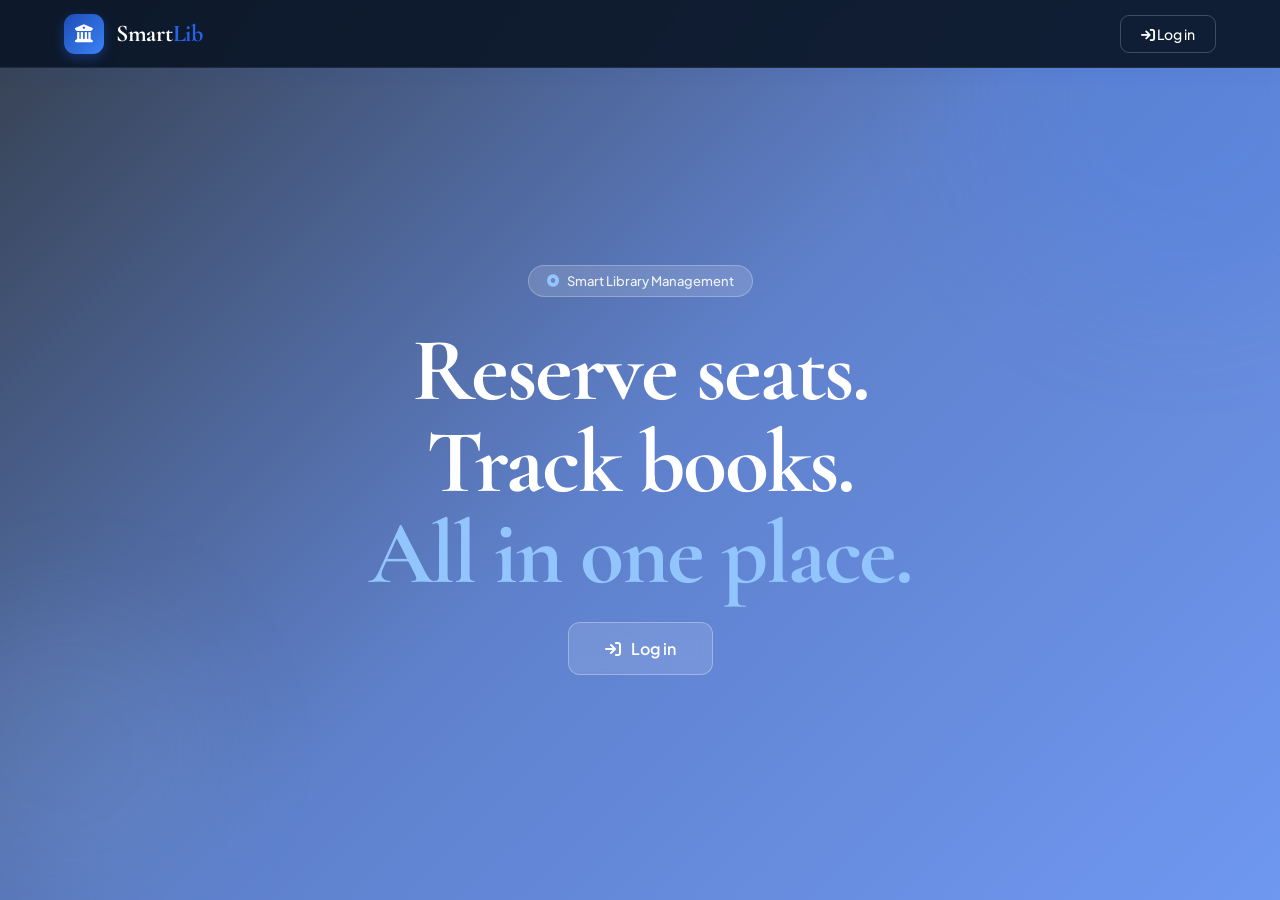
<file: index.html>
<!DOCTYPE html>
<html lang="en">
<head>
  <meta charset="UTF-8"/>
  <meta name="viewport" content="width=device-width,initial-scale=1"/>
  <title>SmartLib — Intelligent Library System</title>
  <link rel="stylesheet" href="css/style.css"/>
  <link rel="stylesheet" href="https://cdnjs.cloudflare.com/ajax/libs/font-awesome/6.5.0/css/all.min.css"/>
</head>
<body>


  
<nav class="navbar dark" id="navbar">
  <div class="nav-brand">
    <div class="nav-logo"><i class="fa-solid fa-building-columns"></i></div>
    <div class="nav-title">Smart<span>Lib</span></div>
  </div>
 
  <div class="nav-actions">
    <button class="btn-outline" onclick="location.href='pages/login.html'">
      <i class="fa-solid fa-arrow-right-to-bracket"></i> Log in
    </button>
  </div>
  <button class="hamburger" id="hamburger" onclick="toggleMobileMenu()">
    <i class="fa-solid fa-bars"></i>
  </button>
</nav>





<section class="hero bg-hero">
  <div class="hero-shape shape1"></div>
  <div class="hero-shape shape2"></div>
  <div class="hero-inner">
    <div class="hero-pill">
      <i class="fa-solid fa-circle-dot"></i>
      Smart Library Management
    </div>
    <h1 class="hero-title">
      Reserve seats.<br>
      Track books.<br>
      <span class="hl">All in one place.</span>
    </h1>
    
    <div class="hero-btns">
      <button class="btn-hero btn-hero-ghost" onclick="location.href='pages/login.html'">
        <i class="fa-solid fa-arrow-right-to-bracket"></i> Log in
      </button>
    </div>
    
    
  </div>
</section>










<script>
function toggleMobileMenu() {
  const m = document.getElementById('mobileMenu');
  m.style.display = m.style.display === 'none' ? 'block' : 'none';
}
window.addEventListener('scroll', () => {
  const n = document.getElementById('navbar');
  n.style.background = window.scrollY > 60 ? 'rgba(10,22,40,0.97)' : 'rgba(10,22,40,0.0)';
  if (window.scrollY < 10) n.style.background = '';
});
const obs = new IntersectionObserver(e => e.forEach(el => { if (el.isIntersecting) el.target.classList.add('visible'); }), { threshold:0.12 });
document.querySelectorAll('.reveal').forEach(el => obs.observe(el));
</script>
</body>
</html>
</file>
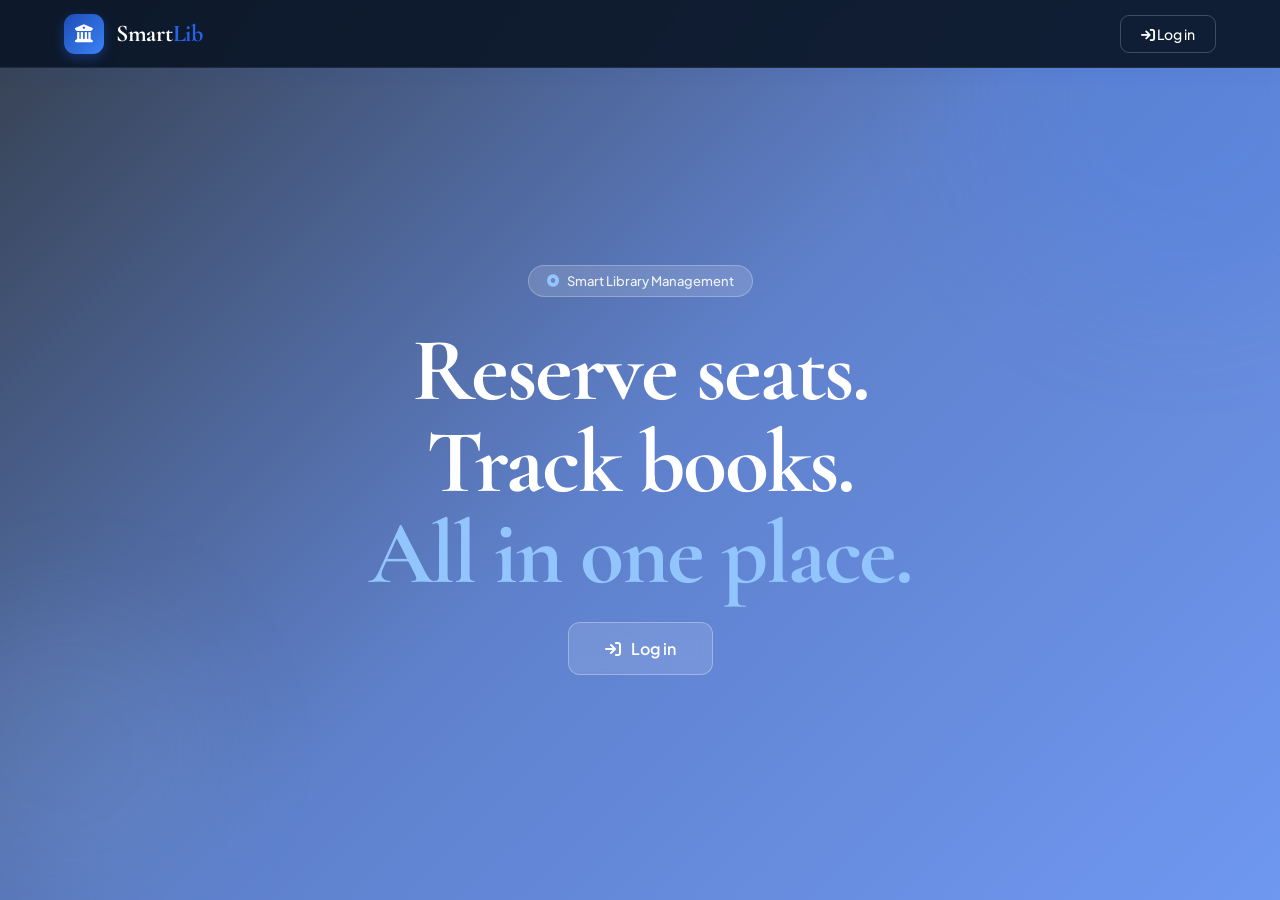
<file: pages/admin.html>
<!DOCTYPE html>
<html lang="en">
<head>
  <meta charset="UTF-8"/>
  <meta name="viewport" content="width=device-width,initial-scale=1"/>
  <title>SmartLib — Admin Dashboard</title>
  <link rel="stylesheet" href="../css/style.css"/>
  <link rel="stylesheet" href="https://cdnjs.cloudflare.com/ajax/libs/font-awesome/6.5.0/css/all.min.css"/>
</head>
<body>
<div class="dash-layout">
  <button class="mob-toggle" onclick="toggleSidebar()"><i class="fa-solid fa-bars"></i></button>
  <div class="sidebar-overlay" id="sidebarOverlay" onclick="closeSidebar()"></div>

  <aside class="sidebar" id="sidebar">
    <div class="sidebar-brand">
      <div class="sidebar-logo"><i class="fa-solid fa-building-columns"></i></div>
      <div class="sidebar-name">Smart<span>Lib</span></div>
    </div>
    <nav class="sidebar-nav">
      <div class="sidebar-section">Admin Panel</div>
      <a href="#" class="nav-item active" onclick="showSection('dashboard',this)"><i class="fa-solid fa-gauge-high"></i><span>Dashboard</span></a>
      <a href="#" class="nav-item" onclick="showSection('seats',this)"><i class="fa-solid fa-chair"></i><span>Seat Manager</span></a>
      <a href="#" class="nav-item" onclick="showSection('racks',this)"><i class="fa-solid fa-layer-group"></i><span>Rack Manager</span></a>
      <a href="#" class="nav-item" onclick="showSection('books',this)"><i class="fa-solid fa-book"></i><span>Book Inventory</span></a>
      <a href="#" class="nav-item" onclick="showSection('users',this)"><i class="fa-solid fa-users"></i><span>Active Users</span></a>
    </nav>
    <div class="sidebar-footer">
      <div class="user-card">
        <div class="user-avatar" style="background:linear-gradient(135deg,#4f46e5,#6366f1)"><i class="fa-solid fa-shield-halved"></i></div>
        <div><div class="user-name" id="admNameDisplay">Admin</div><div class="user-role-badge">System Administrator</div></div>
      </div>
      <button class="btn-logout" onclick="logout()"><i class="fa-solid fa-right-from-bracket"></i> Logout</button>
    </div>
  </aside>

  <div class="dash-main">
    <div class="topbar">
      <div class="topbar-left"><div class="page-title" id="pageTitle">Dashboard</div></div>
      <div class="topbar-right">
        <button class="topbar-icon-btn" onclick="refreshDash()" title="Refresh"><i class="fa-solid fa-rotate-right"></i></button>
        <button class="topbar-icon-btn" title="Notifications"><i class="fa-solid fa-bell"></i></button>
        <button class="topbar-icon-btn" onclick="logout()" title="Logout"><i class="fa-solid fa-right-from-bracket"></i></button>
      </div>
    </div>

    <div class="dash-content">

      <!-- DASHBOARD -->
      <div class="content-section active" id="section-dashboard">
        <div class="section-header"><div><h1><i class="fa-solid fa-gauge-high"></i> Overview</h1><p id="dashTime">Loading…</p></div><button class="btn-action btn-action-blue" onclick="refreshDash()"><i class="fa-solid fa-rotate-right"></i> Refresh</button></div>
        <div class="stats-row" id="seatStats"></div>
        <h3 style="font-size:13px;font-weight:700;text-transform:uppercase;letter-spacing:.7px;color:var(--text-muted);margin:24px 0 14px;display:flex;align-items:center;gap:8px"><i class="fa-solid fa-book" style="color:var(--blue-500)"></i> Book Collection</h3>
        <div class="stats-row" id="bookStats"></div>
        <div class="overview-grid">
          <div class="overview-card"><h3><i class="fa-solid fa-clock-rotate-left"></i> Recent Reservations</h3><div id="recentRes"></div></div>
          <div class="overview-card"><h3><i class="fa-solid fa-chart-bar"></i> Zone Utilisation</h3><div id="zoneUtil"></div></div>
        </div>
      </div>

      <!-- SEAT MANAGER -->
      <div class="content-section" id="section-seats">
        <div class="section-header">
          <div><h1><i class="fa-solid fa-chair"></i> Seat Manager</h1><p>Click any seat to update its status. Admins can override all reservations.</p></div>
          <div class="search-bar"><i class="fa-solid fa-magnifying-glass"></i><input type="text" id="admSeatSearch" placeholder="Search seat…" oninput="renderAdminSeats()"/></div>
        </div>
        <div class="legend"><span class="legend-item"><span class="legend-dot ld-green"></span>Available</span><span class="legend-item"><span class="legend-dot ld-yellow"></span>Reserved</span><span class="legend-item"><span class="legend-dot ld-red"></span>Occupied</span></div>
        <div class="zone-tabs" id="admZoneTabs"></div>
        <div class="seat-grid" id="admSeatGrid"></div>
      </div>

      <!-- RACK MANAGER -->
      <div class="content-section" id="section-racks">
        <div class="section-header"><div><h1><i class="fa-solid fa-layer-group"></i> Rack Manager</h1><p>All physical racks and their book contents.</p></div><button class="btn-action btn-action-blue" onclick="addRack()"><i class="fa-solid fa-plus"></i> Add Rack</button></div>
        <div id="admRacksContainer"></div>
      </div>

      <!-- BOOK INVENTORY -->
      <div class="content-section" id="section-books">
        <div class="section-header">
          <div><h1><i class="fa-solid fa-book"></i> Book Inventory</h1><p>Full catalogue with borrow status.</p></div>
          <div class="header-actions">
            <div class="search-bar"><i class="fa-solid fa-magnifying-glass"></i><input type="text" id="admBookSearch" placeholder="Search books…" oninput="renderAdminBooks()"/></div>
            <button class="btn-action btn-action-blue" onclick="openAddBook()"><i class="fa-solid fa-plus"></i> Add Book</button>
          </div>
        </div>
        <div class="zone-tabs" id="admBookCatTabs"></div>
        <div class="card" id="admBooksTable"></div>
      </div>

      <!-- ACTIVE USERS -->
      <div class="content-section" id="section-users">
        <div class="section-header"><div><h1><i class="fa-solid fa-users"></i> Active Users</h1><p>Students currently in the library.</p></div></div>
        <div class="users-grid" id="usersGrid"></div>
      </div>

    </div>
  </div>
</div>

<!-- SEAT MODAL -->
<div class="modal-overlay hidden" id="admSeatModal">
  <div class="modal-box">
    <button class="modal-close" onclick="closeModal('admSeatModal')"><i class="fa-solid fa-xmark"></i></button>
    <div class="modal-seat-icon" style="background:linear-gradient(135deg,#ede9fe,#ddd6fe);border-color:#c4b5fd"><i class="fa-solid fa-chair" style="color:#7c3aed"></i></div>
    <h2 class="modal-title" id="admMTitle">Seat</h2>
    <p class="modal-desc" id="admMDesc"></p>
    <p style="font-size:13px;color:var(--text-muted);margin-bottom:14px" id="admMStudent"></p>
    <div class="admin-status-btns">
      <button class="status-btn status-btn-green" onclick="setStatus('available')"><i class="fa-solid fa-circle-check"></i> Available</button>
      <button class="status-btn status-btn-yellow" onclick="setStatus('reserved')"><i class="fa-solid fa-clock"></i> Reserved</button>
      <button class="status-btn status-btn-red" onclick="setStatus('occupied')"><i class="fa-solid fa-user-check"></i> Occupied</button>
    </div>
    <div class="qr-wrap" style="margin-top:16px"><div class="qr-box"><div class="qr-grid" id="admQrGrid"></div><span class="qr-lbl" id="admQrLbl">QR</span></div></div>
  </div>
</div>

<!-- ADD BOOK MODAL -->
<div class="modal-overlay hidden" id="addBookModal">
  <div class="modal-box" style="text-align:left">
    <button class="modal-close" onclick="closeModal('addBookModal')"><i class="fa-solid fa-xmark"></i></button>
    <h2 class="modal-title" style="margin-bottom:20px">Add New Book</h2>
    <div style="margin-bottom:14px"><label style="font-size:12px;font-weight:600;color:var(--text-muted);text-transform:uppercase;letter-spacing:.5px;display:flex;align-items:center;gap:6px;margin-bottom:6px"><i class="fa-solid fa-book" style="color:var(--blue-400)"></i>Title</label><input style="width:100%;padding:11px 14px;background:var(--gray-50);border:1.5px solid var(--gray-200);border-radius:10px;font-size:14px;font-family:inherit;outline:none;color:var(--text-dark)" id="nbTitle" type="text" placeholder="Book title"/></div>
    <div style="margin-bottom:14px"><label style="font-size:12px;font-weight:600;color:var(--text-muted);text-transform:uppercase;letter-spacing:.5px;display:flex;align-items:center;gap:6px;margin-bottom:6px"><i class="fa-solid fa-user-pen" style="color:var(--blue-400)"></i>Author</label><input style="width:100%;padding:11px 14px;background:var(--gray-50);border:1.5px solid var(--gray-200);border-radius:10px;font-size:14px;font-family:inherit;outline:none;color:var(--text-dark)" id="nbAuthor" type="text" placeholder="Author name"/></div>
    <div style="margin-bottom:14px"><label style="font-size:12px;font-weight:600;color:var(--text-muted);text-transform:uppercase;letter-spacing:.5px;display:flex;align-items:center;gap:6px;margin-bottom:6px"><i class="fa-solid fa-layer-group" style="color:var(--blue-400)"></i>Rack</label><select style="width:100%;padding:11px 14px;background:var(--gray-50);border:1.5px solid var(--gray-200);border-radius:10px;font-size:14px;font-family:inherit;outline:none;color:var(--text-dark)" id="nbRack"></select></div>
    <button onclick="addBook()" style="width:100%;padding:13px;background:linear-gradient(135deg,var(--blue-600),var(--blue-500));color:white;border-radius:10px;font-family:inherit;font-size:15px;font-weight:700;display:flex;align-items:center;justify-content:center;gap:8px;transition:var(--trans)"><i class="fa-solid fa-plus"></i>Add Book</button>
  </div>
</div>

<div class="toast" id="toast"></div>

<script src="../js/data.js"></script>
<script src="../js/app.js"></script>
<script src="../js/admin.js"></script>

</body>
</html>
</file>
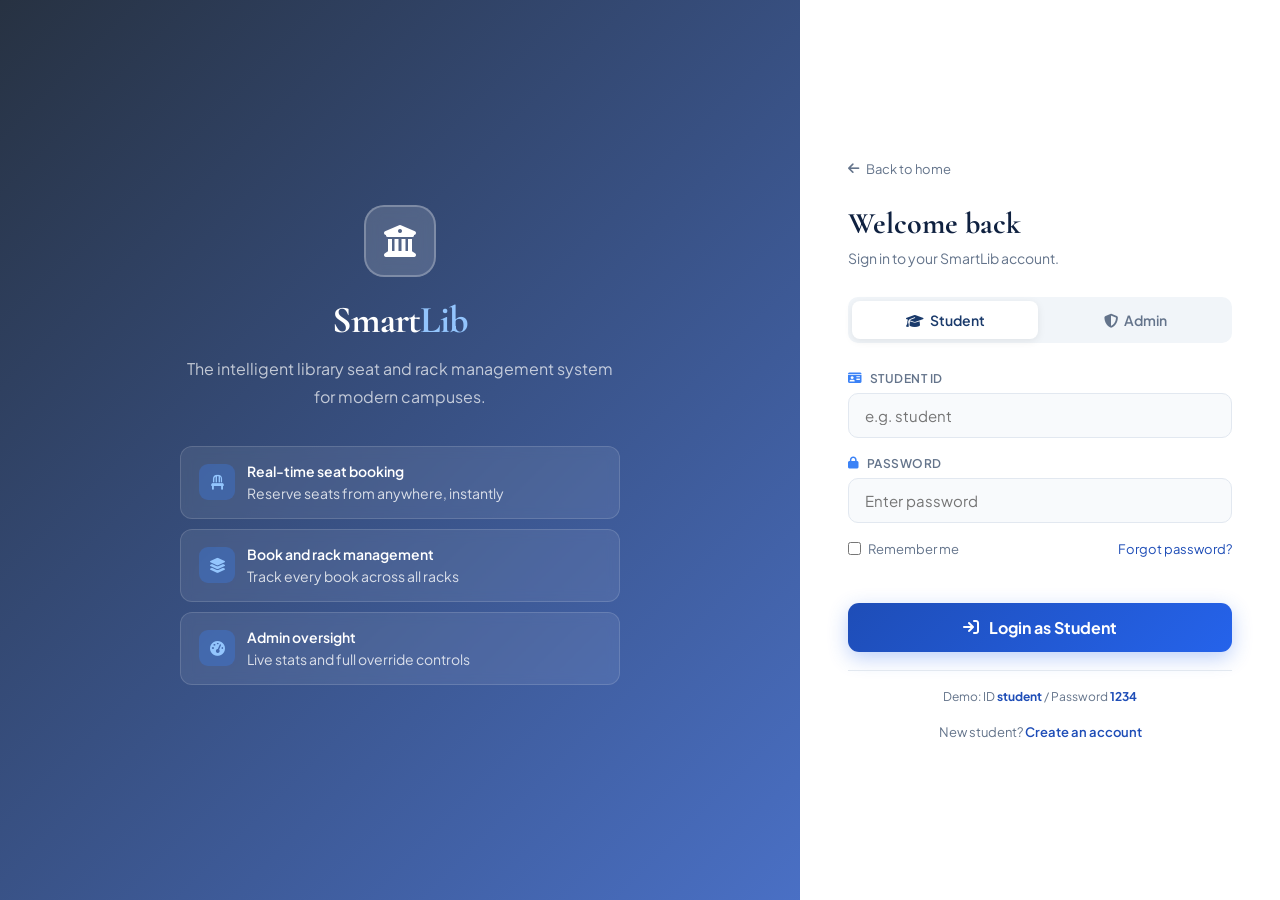
<file: pages/login.html>
<!DOCTYPE html>
<html lang="en">
<head>
  <meta charset="UTF-8"/>
  <meta name="viewport" content="width=device-width,initial-scale=1"/>
  <title>SmartLib — Login</title>
  <link rel="stylesheet" href="../css/style.css"/>
  <link rel="stylesheet" href="https://cdnjs.cloudflare.com/ajax/libs/font-awesome/6.5.0/css/all.min.css"/>
  <style>
    .auth-page{min-height:100vh;display:flex}
    .auth-left{flex:1;display:flex;flex-direction:column;justify-content:center;align-items:center;padding:60px 5%;background:linear-gradient(135deg,rgba(10,22,40,.88) 0%,rgba(30,77,183,.80) 100%),url('https://images.unsplash.com/photo-1568667256549-094345857637?w=1200&q=80') center/cover no-repeat;position:relative;overflow:hidden}
    .auth-left-inner{max-width:440px;text-align:center;position:relative;z-index:2}
    .auth-left-logo{width:72px;height:72px;background:rgba(255,255,255,.15);border:2px solid rgba(255,255,255,.25);border-radius:20px;display:flex;align-items:center;justify-content:center;font-size:32px;color:white;margin:0 auto 20px;backdrop-filter:blur(8px)}
    .auth-left-brand{font-family:'Cormorant Garamond',serif;font-size:38px;font-weight:700;color:white;letter-spacing:-1px;margin-bottom:12px}
    .auth-left-brand span{color:#93c5fd}
    .auth-left-tagline{font-size:16px;color:rgba(255,255,255,.7);line-height:1.7;margin-bottom:36px}
    .auth-feature{display:flex;align-items:center;gap:12px;background:rgba(255,255,255,.08);border:1px solid rgba(255,255,255,.14);border-radius:12px;padding:14px 18px;margin-bottom:10px;text-align:left;backdrop-filter:blur(6px)}
    .auth-feature-icon{width:36px;height:36px;background:rgba(59,130,246,.3);border-radius:9px;display:flex;align-items:center;justify-content:center;font-size:15px;color:#93c5fd;flex-shrink:0}
    .auth-feature-text{font-size:14px;color:rgba(255,255,255,.8);line-height:1.5}
    .auth-feature-text strong{color:white;font-weight:600;display:block;margin-bottom:1px}
    .auth-right{width:480px;display:flex;flex-direction:column;justify-content:center;padding:60px 48px;background:white;overflow-y:auto}
    .auth-back{display:inline-flex;align-items:center;gap:7px;font-size:13px;color:var(--text-muted);margin-bottom:28px;transition:var(--trans)}
    .auth-back:hover{color:var(--blue-600)}
    .auth-right-title{font-family:'Cormorant Garamond',serif;font-size:30px;font-weight:700;color:var(--text-dark);margin-bottom:6px}
    .auth-right-sub{font-size:14px;color:var(--text-muted);line-height:1.5;margin-bottom:28px}
    .tab-row{display:flex;gap:4px;background:var(--gray-100);border-radius:10px;padding:4px;margin-bottom:28px}
    .tab{flex:1;padding:10px;border-radius:8px;font-size:14px;font-weight:600;color:var(--text-muted);text-align:center;transition:var(--trans);cursor:pointer}
    .tab.active{background:white;color:var(--blue-700);box-shadow:0 2px 8px rgba(0,0,0,.08)}
    .form-group{margin-bottom:18px}
    .form-group label{display:flex;align-items:center;gap:7px;font-size:12px;font-weight:600;color:var(--text-muted);text-transform:uppercase;letter-spacing:.5px;margin-bottom:7px}
    .form-group label i{color:var(--blue-400)}
    .form-input{width:100%;padding:12px 16px;background:var(--gray-50);border:1.5px solid var(--gray-200);border-radius:10px;font-size:15px;color:var(--text-dark);outline:none;transition:var(--trans);font-family:inherit}
    .form-input:focus{background:white;border-color:var(--blue-400);box-shadow:0 0 0 4px rgba(37,99,235,.08)}
    .form-meta{display:flex;align-items:center;justify-content:space-between;margin-bottom:18px}
    .form-check{display:flex;align-items:center;gap:7px;font-size:13px;color:var(--text-muted);cursor:pointer}
    .form-link{font-size:13px;color:var(--blue-600)}
    .btn-submit{width:100%;padding:14px;background:linear-gradient(135deg,var(--blue-600),var(--blue-500));color:white;border-radius:11px;font-family:inherit;font-size:16px;font-weight:700;display:flex;align-items:center;justify-content:center;gap:10px;transition:var(--trans);box-shadow:0 6px 20px rgba(37,99,235,.3)}
    .btn-submit:hover{transform:translateY(-2px);box-shadow:0 10px 28px rgba(37,99,235,.4)}
    .error-msg{color:#ef4444;font-size:13px;min-height:18px;display:flex;align-items:center;gap:6px;margin-bottom:10px}
    .demo-hint{text-align:center;font-size:12px;color:var(--text-muted);margin-top:18px;padding-top:18px;border-top:1px solid var(--gray-200)}
    .demo-hint strong{color:var(--blue-600)}
    .form-hidden{display:none}
    .signup-link{text-align:center;font-size:13px;color:var(--text-muted);margin-top:20px}
    .signup-link a{color:var(--blue-600);font-weight:600}
    @media(max-width:900px){.auth-left{display:none}.auth-right{width:100%;padding:40px 24px}}
  </style>
</head>
<body>
<div class="auth-page">
  <div class="auth-left">
    <div class="auth-left-inner">
      <div class="auth-left-logo"><i class="fa-solid fa-building-columns"></i></div>
      <div class="auth-left-brand">Smart<span>Lib</span></div>
      <p class="auth-left-tagline">The intelligent library seat and rack management system for modern campuses.</p>
      <div class="auth-feature"><div class="auth-feature-icon"><i class="fa-solid fa-chair"></i></div><div class="auth-feature-text"><strong>Real-time seat booking</strong>Reserve seats from anywhere, instantly</div></div>
      <div class="auth-feature"><div class="auth-feature-icon"><i class="fa-solid fa-layer-group"></i></div><div class="auth-feature-text"><strong>Book and rack management</strong>Track every book across all racks</div></div>
      <div class="auth-feature"><div class="auth-feature-icon"><i class="fa-solid fa-gauge-high"></i></div><div class="auth-feature-text"><strong>Admin oversight</strong>Live stats and full override controls</div></div>
    </div>
  </div>
  <div class="auth-right">
    <a href="../index.html" class="auth-back"><i class="fa-solid fa-arrow-left"></i> Back to home</a>
    <h1 class="auth-right-title">Welcome back</h1>
    <p class="auth-right-sub">Sign in to your SmartLib account.</p>
    <div class="tab-row">
      <div class="tab active" id="tabStu" onclick="switchTab('student')"><i class="fa-solid fa-graduation-cap" style="margin-right:6px"></i>Student</div>
      <div class="tab" id="tabAdm" onclick="switchTab('admin')"><i class="fa-solid fa-shield-halved" style="margin-right:6px"></i>Admin</div>
    </div>
    <div id="formStudent">
      <div class="form-group"><label><i class="fa-solid fa-id-card"></i>Student ID</label><input class="form-input" id="stuId" type="text" placeholder="e.g. student" autocomplete="off"/></div>
      <div class="form-group"><label><i class="fa-solid fa-lock"></i>Password</label><input class="form-input" id="stuPass" type="password" placeholder="Enter password"/></div>
      <div class="form-meta"><label class="form-check"><input type="checkbox"/> Remember me</label><a href="#" class="form-link">Forgot password?</a></div>
      <div class="error-msg" id="stuErr"></div>
      <button class="btn-submit" onclick="loginStudent()"><i class="fa-solid fa-arrow-right-to-bracket"></i>Login as Student</button>
      <p class="demo-hint">Demo: ID <strong>student</strong> / Password <strong>1234</strong></p>
    </div>
    <div id="formAdmin" class="form-hidden">
      <div class="form-group"><label><i class="fa-solid fa-user-shield"></i>Username</label><input class="form-input" id="admUser" type="text" placeholder="e.g. admin" autocomplete="off"/></div>
      <div class="form-group"><label><i class="fa-solid fa-lock"></i>Password</label><input class="form-input" id="admPass" type="password" placeholder="Enter password"/></div>
      <div class="form-group"><label><i class="fa-solid fa-key"></i>Admin Key</label><input class="form-input" id="admKey" type="password" placeholder="6-digit admin key"/></div>
      <div class="error-msg" id="admErr"></div>
      <button class="btn-submit" style="background:linear-gradient(135deg,#4f46e5,#6366f1)" onclick="loginAdmin()"><i class="fa-solid fa-shield-halved"></i>Login as Admin</button>
      <p class="demo-hint">Demo: User <strong>admin</strong> / Pass <strong>admin</strong> / Key <strong>123456</strong></p>
    </div>
    <p class="signup-link">New student? <a href="signup.html">Create an account</a></p>
  </div>
</div>
<script src="../js/data.js"></script>
<script src="../js/app.js"></script>
<script>

function switchTab(t){
  document.getElementById('tabStu').classList.toggle('active',t==='student');
  document.getElementById('tabAdm').classList.toggle('active',t==='admin');
  document.getElementById('formStudent').classList.toggle('form-hidden',t!=='student');
  document.getElementById('formAdmin').classList.toggle('form-hidden',t!=='admin');
}

async function loginStudent(){
  const id=document.getElementById('stuId').value.trim(),pw=document.getElementById('stuPass').value,err=document.getElementById('stuErr');
  err.innerHTML='';
  if(!id||!pw){err.innerHTML='<i class="fa-solid fa-circle-exclamation"></i> Please fill in all fields.';return;}
  
  try {
    const response = await fetch(`${API_URL}/auth.php?action=login`, {
      method: 'POST',
      headers: { 'Content-Type': 'application/json' },
      body: JSON.stringify({ user_type: 'student', id, password: pw })
    });
    const result = await response.json();
    
    if (result.success) {
      saveSession('student', { id: result.data.student_id, name: result.data.name, user_id: result.data.user_id });
      window.location.href = 'student.html';
    } else {
      err.innerHTML = `<i class="fa-solid fa-circle-exclamation"></i> ${result.message || 'Invalid ID or password.'}`;
    }
  } catch (e) {
    err.innerHTML = '<i class="fa-solid fa-circle-exclamation"></i> Connection error. Try local demo: ID <strong>student</strong> / Password <strong>1234</strong>';
    // Fallback to local demo
    const m = CREDENTIALS.students.find(s => s.id === id && s.password === pw);
    if (m) {
      saveSession('student', { id: m.id, name: m.name });
      window.location.href = 'student.html';
    }
  }
}

async function loginAdmin(){
  const u=document.getElementById('admUser').value.trim(),p=document.getElementById('admPass').value,k=document.getElementById('admKey').value.trim(),err=document.getElementById('admErr');
  err.innerHTML='';
  if(!u||!p||!k){err.innerHTML='<i class="fa-solid fa-circle-exclamation"></i> All fields required.';return;}
  
  try {
    const response = await fetch(`${API_URL}/auth.php?action=login`, {
      method: 'POST',
      headers: { 'Content-Type': 'application/json' },
      body: JSON.stringify({ user_type: 'admin', id: u, password: p, admin_key: k })
    });
    const result = await response.json();
    
    if (result.success) {
      saveSession('admin', { username: result.data.username, name: result.data.name, user_id: result.data.user_id });
      window.location.href = 'admin.html';
    } else {
      err.innerHTML = `<i class="fa-solid fa-circle-exclamation"></i> ${result.message || 'Invalid credentials.'}`;
    }
  } catch (e) {
    err.innerHTML = '<i class="fa-solid fa-circle-exclamation"></i> Connection error. Try local demo: User <strong>admin</strong> / Pass <strong>admin</strong> / Key <strong>123456</strong>';
    // Fallback to local demo
    const m = CREDENTIALS.admins.find(a => a.username === u && a.password === p && a.key === k);
    if (m) {
      saveSession('admin', { username: m.username, name: m.name });
      window.location.href = 'admin.html';
    }
  }
}

document.addEventListener('keydown',e=>{if(e.key==='Enter'){if(document.getElementById('tabStu').classList.contains('active'))loginStudent();else loginAdmin();}});
</script>
</body>
</html>
</file>
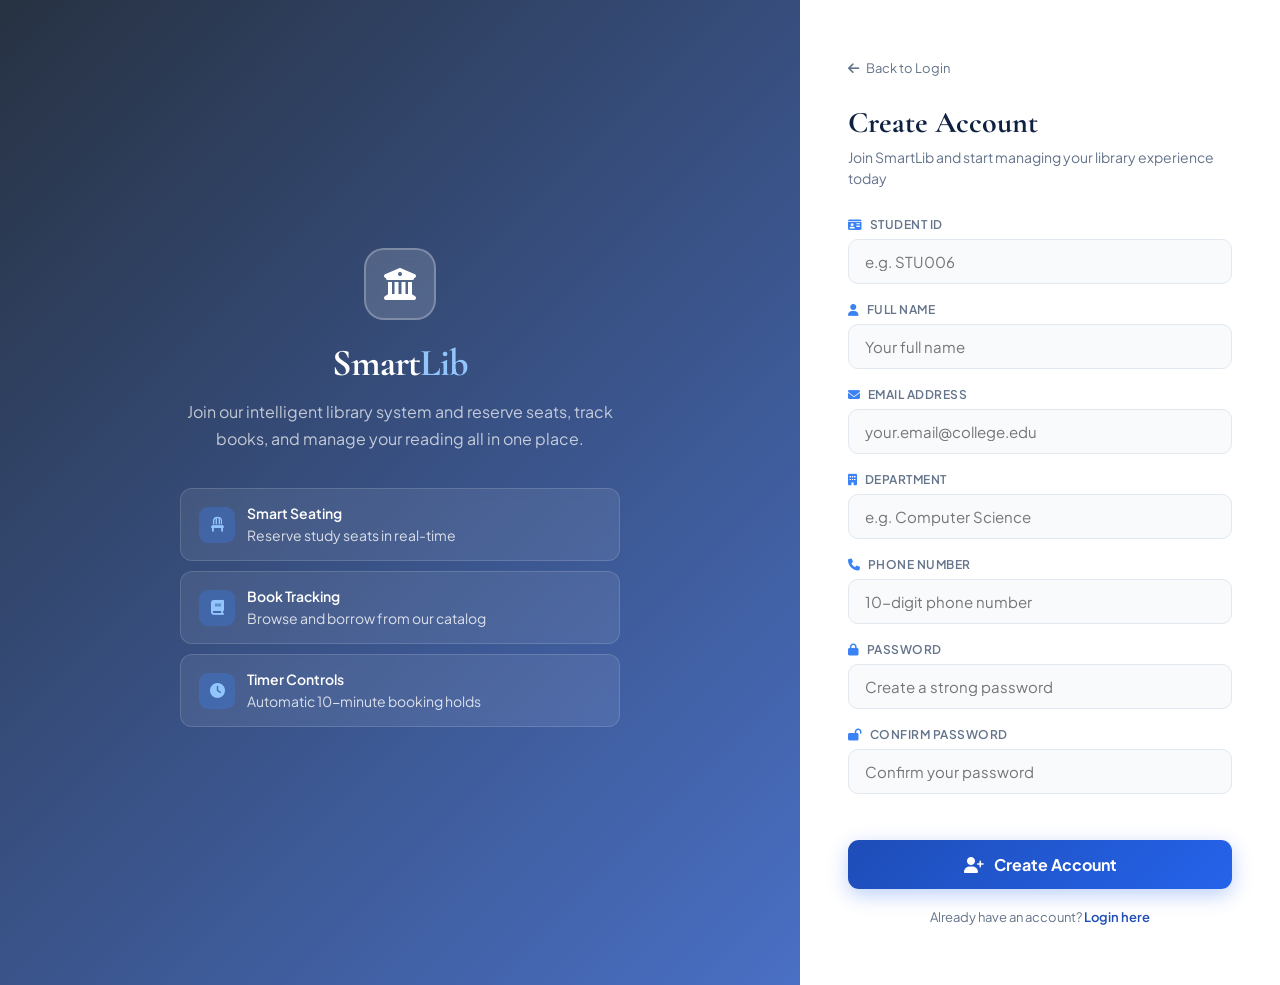
<file: pages/signup.html>
<!DOCTYPE html>
<html lang="en">
<head>
  <meta charset="UTF-8"/>
  <meta name="viewport" content="width=device-width,initial-scale=1"/>
  <title>SmartLib — Sign Up</title>
  <link rel="stylesheet" href="../css/style.css"/>
  <link rel="stylesheet" href="https://cdnjs.cloudflare.com/ajax/libs/font-awesome/6.5.0/css/all.min.css"/>
  <style>
    .auth-page{min-height:100vh;display:flex}
    .auth-left{flex:1;display:flex;flex-direction:column;justify-content:center;align-items:center;padding:60px 5%;background:linear-gradient(135deg,rgba(10,22,40,.88) 0%,rgba(30,77,183,.80) 100%),url('https://images.unsplash.com/photo-1568667256549-094345857637?w=1200&q=80') center/cover no-repeat;position:relative;overflow:hidden}
    .auth-left-inner{max-width:440px;text-align:center;position:relative;z-index:2}
    .auth-left-logo{width:72px;height:72px;background:rgba(255,255,255,.15);border:2px solid rgba(255,255,255,.25);border-radius:20px;display:flex;align-items:center;justify-content:center;font-size:32px;color:white;margin:0 auto 20px;backdrop-filter:blur(8px)}
    .auth-left-brand{font-family:'Cormorant Garamond',serif;font-size:38px;font-weight:700;color:white;letter-spacing:-1px;margin-bottom:12px}
    .auth-left-brand span{color:#93c5fd}
    .auth-left-tagline{font-size:16px;color:rgba(255,255,255,.7);line-height:1.7;margin-bottom:36px}
    .auth-feature{display:flex;align-items:center;gap:12px;background:rgba(255,255,255,.08);border:1px solid rgba(255,255,255,.14);border-radius:12px;padding:14px 18px;margin-bottom:10px;text-align:left;backdrop-filter:blur(6px)}
    .auth-feature-icon{width:36px;height:36px;background:rgba(59,130,246,.3);border-radius:9px;display:flex;align-items:center;justify-content:center;font-size:15px;color:#93c5fd;flex-shrink:0}
    .auth-feature-text{font-size:14px;color:rgba(255,255,255,.8);line-height:1.5}
    .auth-feature-text strong{color:white;font-weight:600;display:block;margin-bottom:1px}
    .auth-right{width:480px;display:flex;flex-direction:column;justify-content:center;padding:60px 48px;background:white;overflow-y:auto}
    .auth-back{display:inline-flex;align-items:center;gap:7px;font-size:13px;color:var(--text-muted);margin-bottom:28px;transition:var(--trans);cursor:pointer}
    .auth-back:hover{color:var(--blue-600)}
    .auth-right-title{font-family:'Cormorant Garamond',serif;font-size:30px;font-weight:700;color:var(--text-dark);margin-bottom:6px}
    .auth-right-sub{font-size:14px;color:var(--text-muted);line-height:1.5;margin-bottom:28px}
    .form-group{margin-bottom:18px}
    .form-group label{display:flex;align-items:center;gap:7px;font-size:12px;font-weight:600;color:var(--text-muted);text-transform:uppercase;letter-spacing:.5px;margin-bottom:7px}
    .form-group label i{color:var(--blue-400)}
    .form-input{width:100%;padding:12px 16px;background:var(--gray-50);border:1.5px solid var(--gray-200);border-radius:10px;font-size:15px;color:var(--text-dark);outline:none;transition:var(--trans);font-family:inherit}
    .form-input:focus{background:white;border-color:var(--blue-400);box-shadow:0 0 0 4px rgba(37,99,235,.08)}
    .form-row{display:grid;grid-template-columns:1fr 1fr;gap:12px}
    .btn-submit{width:100%;padding:14px;background:linear-gradient(135deg,var(--blue-600),var(--blue-500));color:white;border-radius:11px;font-family:inherit;font-size:16px;font-weight:700;display:flex;align-items:center;justify-content:center;gap:10px;transition:var(--trans);box-shadow:0 6px 20px rgba(37,99,235,.3);cursor:pointer;border:none}
    .btn-submit:hover{transform:translateY(-2px);box-shadow:0 10px 28px rgba(37,99,235,.4)}
    .error-msg{color:#ef4444;font-size:13px;min-height:18px;display:flex;align-items:center;gap:6px;margin-bottom:10px}
    .success-msg{color:#10b981;font-size:13px;min-height:18px;display:flex;align-items:center;gap:6px;margin-bottom:10px}
    .login-link{text-align:center;font-size:13px;color:var(--text-muted);margin-top:20px}
    .login-link a{color:var(--blue-600);font-weight:600;cursor:pointer}
    @media(max-width:900px){.auth-left{display:none}.auth-right{width:100%;padding:40px 24px;max-height:none;overflow-y:visible}}
  </style>
</head>
<body>
<div class="auth-page">
  <div class="auth-left">
    <div class="auth-left-inner">
      <div class="auth-left-logo"><i class="fa-solid fa-building-columns"></i></div>
      <div class="auth-left-brand">Smart<span>Lib</span></div>
      <p class="auth-left-tagline">Join our intelligent library system and reserve seats, track books, and manage your reading all in one place.</p>
      
      <div class="auth-feature">
        <div class="auth-feature-icon"><i class="fa-solid fa-chair"></i></div>
        <div class="auth-feature-text"><strong>Smart Seating</strong>Reserve study seats in real-time</div>
      </div>
      <div class="auth-feature">
        <div class="auth-feature-icon"><i class="fa-solid fa-book"></i></div>
        <div class="auth-feature-text"><strong>Book Tracking</strong>Browse and borrow from our catalog</div>
      </div>
      <div class="auth-feature">
        <div class="auth-feature-icon"><i class="fa-solid fa-clock"></i></div>
        <div class="auth-feature-text"><strong>Timer Controls</strong>Automatic 10-minute booking holds</div>
      </div>
    </div>
  </div>

  <div class="auth-right">
    <a class="auth-back" onclick="window.location.href='login.html'">
      <i class="fa-solid fa-arrow-left"></i> Back to Login
    </a>

    <h2 class="auth-right-title">Create Account</h2>
    <p class="auth-right-sub">Join SmartLib and start managing your library experience today</p>

    <div id="signupForm">
      <div class="form-group">
        <label><i class="fa-solid fa-id-card"></i>Student ID</label>
        <input class="form-input" id="stuIdSignup" type="text" placeholder="e.g. STU006" autocomplete="off"/>
      </div>

      <div class="form-group">
        <label><i class="fa-solid fa-user"></i>Full Name</label>
        <input class="form-input" id="stuNameSignup" type="text" placeholder="Your full name"/>
      </div>

      <div class="form-group">
        <label><i class="fa-solid fa-envelope"></i>Email Address</label>
        <input class="form-input" id="stuEmailSignup" type="email" placeholder="your.email@college.edu"/>
      </div>

      <div class="form-group">
        <label><i class="fa-solid fa-building"></i>Department</label>
        <input class="form-input" id="stuDeptSignup" type="text" placeholder="e.g. Computer Science"/>
      </div>

      <div class="form-group">
        <label><i class="fa-solid fa-phone"></i>Phone Number</label>
        <input class="form-input" id="stuPhoneSignup" type="tel" placeholder="10-digit phone number"/>
      </div>

      <div class="form-group">
        <label><i class="fa-solid fa-lock"></i>Password</label>
        <input class="form-input" id="stuPassSignup" type="password" placeholder="Create a strong password"/>
      </div>

      <div class="form-group">
        <label><i class="fa-solid fa-lock-open"></i>Confirm Password</label>
        <input class="form-input" id="stuPassConfirm" type="password" placeholder="Confirm your password"/>
      </div>

      <div class="error-msg" id="signupErr"></div>
      <button class="btn-submit" onclick="signupStudent()"><i class="fa-solid fa-user-plus"></i>Create Account</button>
      <p class="login-link">Already have an account? <a onclick="window.location.href='login.html'">Login here</a></p>
    </div>
  </div>
</div>

<script src="../js/data.js"></script>
<script src="../js/app.js"></script>
<script>

async function signupStudent() {
  const id = document.getElementById('stuIdSignup').value.trim();
  const name = document.getElementById('stuNameSignup').value.trim();
  const email = document.getElementById('stuEmailSignup').value.trim();
  const dept = document.getElementById('stuDeptSignup').value.trim();
  const phone = document.getElementById('stuPhoneSignup').value.trim();
  const password = document.getElementById('stuPassSignup').value;
  const confirm = document.getElementById('stuPassConfirm').value;
  const err = document.getElementById('signupErr');
  
  err.innerHTML = '';
  
  // Validation
  if (!id || !name || !email || !dept || !phone || !password || !confirm) {
    err.innerHTML = '<i class="fa-solid fa-circle-exclamation"></i> All fields are required.';
    return;
  }
  
  if (password !== confirm) {
    err.innerHTML = '<i class="fa-solid fa-circle-exclamation"></i> Passwords do not match.';
    return;
  }
  
  if (password.length < 6) {
    err.innerHTML = '<i class="fa-solid fa-circle-exclamation"></i> Password must be at least 6 characters.';
    return;
  }
  
  if (!email.includes('@')) {
    err.innerHTML = '<i class="fa-solid fa-circle-exclamation"></i> Please enter a valid email.';
    return;
  }
  
  try {
    const response = await fetch(`${API_URL}/auth.php?action=signup`, {
      method: 'POST',
      headers: { 'Content-Type': 'application/json' },
      body: JSON.stringify({ 
        student_id: id, 
        name, 
        email, 
        department: dept,
        phone,
        password
      })
    });
    
    const result = await response.json();
    
    if (result.success) {
      err.innerHTML = '<i class="fa-solid fa-circle-check" style="color:#10b981"></i> Account created! Redirecting to login...';
      err.style.color = '#10b981';
      setTimeout(() => window.location.href = 'login.html', 2000);
    } else {
      err.innerHTML = `<i class="fa-solid fa-circle-exclamation"></i> ${result.message || 'Registration failed. Try another ID.'}`;
    }
  } catch (e) {
    err.innerHTML = '<i class="fa-solid fa-circle-exclamation"></i> Connection error. Try demo credentials or reload.';
  }
}

</script>
</body>
</html>
</file>
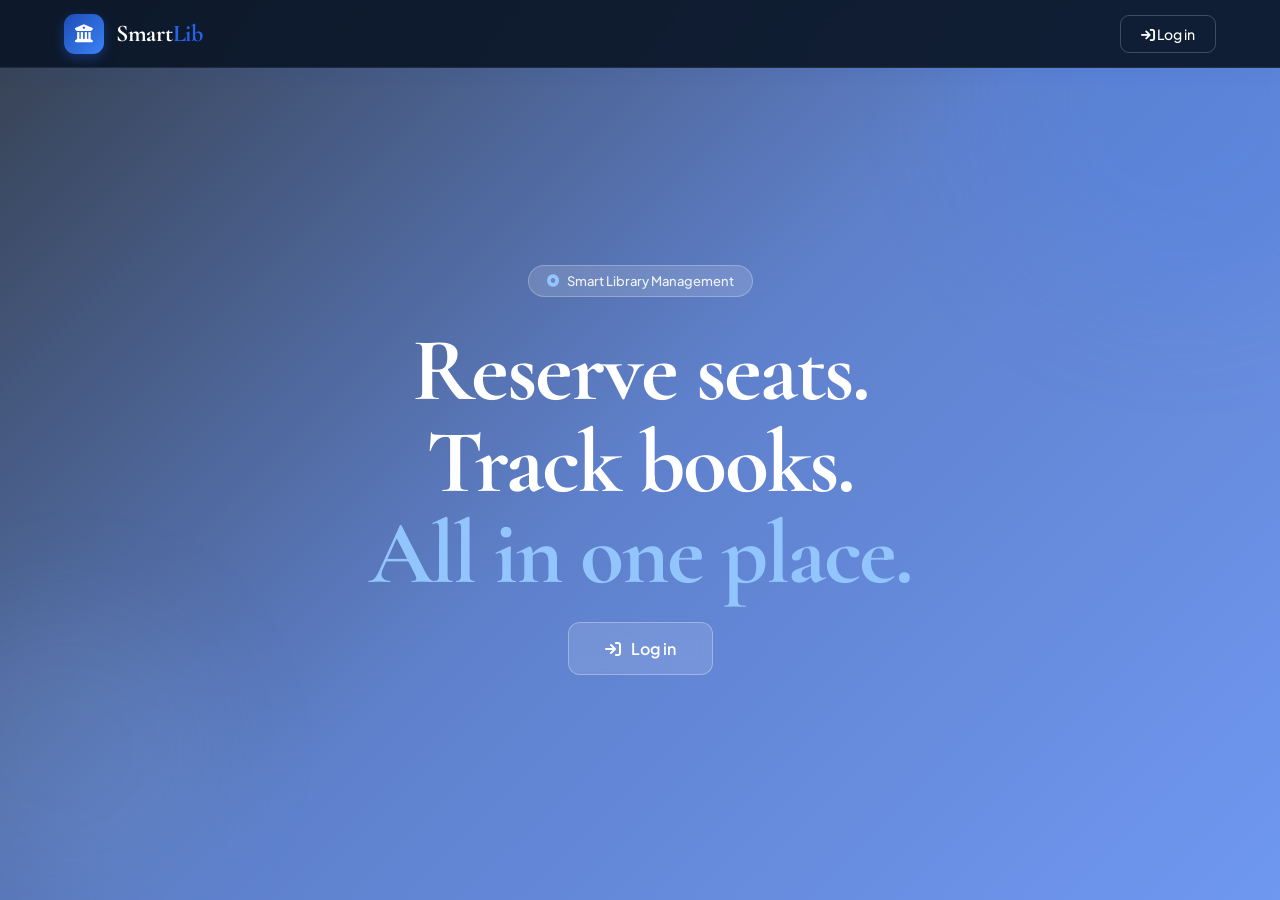
<file: pages/student.html>
<!DOCTYPE html>
<html lang="en">
<head>
  <meta charset="UTF-8"/>
  <meta name="viewport" content="width=device-width,initial-scale=1"/>
  <title>SmartLib — Student Portal</title>
  <link rel="stylesheet" href="../css/style.css"/>
  <link rel="stylesheet" href="https://cdnjs.cloudflare.com/ajax/libs/font-awesome/6.5.0/css/all.min.css"/>
</head>
<body>
<div class="dash-layout">
  <button class="mob-toggle" onclick="toggleSidebar()"><i class="fa-solid fa-bars"></i></button>
  <div class="sidebar-overlay" id="sidebarOverlay" onclick="closeSidebar()"></div>

  <aside class="sidebar" id="sidebar">
    <div class="sidebar-brand">
      <div class="sidebar-logo"><i class="fa-solid fa-building-columns"></i></div>
      <div class="sidebar-name">Smart<span>Lib</span></div>
    </div>
    <nav class="sidebar-nav">
      <div class="sidebar-section">Student Menu</div>
      <a href="#" class="nav-item active" onclick="showSection('seats',this)"><i class="fa-solid fa-chair"></i><span>Find a Seat</span></a>
      <a href="#" class="nav-item" onclick="showSection('books',this)"><i class="fa-solid fa-book-open"></i><span>Browse Books</span></a>
      <a href="#" class="nav-item" onclick="showSection('mybookings',this)"><i class="fa-solid fa-calendar-check"></i><span>My Bookings</span><span class="nav-badge" id="bookBadge" style="display:none">0</span></a>
    </nav>
    <div class="sidebar-footer">
      <div class="user-card">
        <div class="user-avatar"><i class="fa-solid fa-graduation-cap"></i></div>
        <div><div class="user-name" id="stuNameDisplay">Student</div><div class="user-role-badge">Student Account</div></div>
      </div>
      <button class="btn-logout" onclick="logout()"><i class="fa-solid fa-right-from-bracket"></i> Logout</button>
    </div>
  </aside>

  <div class="dash-main">
    <div class="topbar">
      <div class="topbar-left"><div class="page-title" id="pageTitle">Find a Seat</div></div>
      <div class="topbar-right">
        <button class="topbar-icon-btn" title="Notifications"><i class="fa-solid fa-bell"></i></button>
        <button class="topbar-icon-btn" onclick="logout()" title="Logout"><i class="fa-solid fa-right-from-bracket"></i></button>
      </div>
    </div>

    <div class="dash-content">

      <div class="content-section active" id="section-seats">
        <div class="section-header">
          <div><h1><i class="fa-solid fa-chair"></i> Find a Seat</h1><p>Click any available seat to reserve it. A 10-minute hold will be placed automatically.</p></div>
          <div class="search-bar"><i class="fa-solid fa-magnifying-glass"></i><input type="text" id="seatSearch" placeholder="Search seat or zone…" oninput="filterSeats()"/></div>
        </div>
        <div class="legend"><span class="legend-item"><span class="legend-dot ld-green"></span>Available</span><span class="legend-item"><span class="legend-dot ld-yellow"></span>Reserved (hold)</span><span class="legend-item"><span class="legend-dot ld-red"></span>Occupied</span></div>
        <div class="zone-tabs" id="zoneTabs"></div>
        <div class="seat-grid" id="seatGrid"></div>
      </div>

      <!-- BOOKS SECTION -->
      <div class="content-section" id="section-books">
        <div class="section-header">
          <div><h1><i class="fa-solid fa-book-open"></i> Browse Books</h1><p>Search books by title, author or genre. Available books can be borrowed at the front desk.</p></div>
          <div class="search-bar"><i class="fa-solid fa-magnifying-glass"></i><input type="text" id="bookSearch" placeholder="Search title, author, genre…" oninput="filterBooks()"/></div>
        </div>
        <div class="zone-tabs" id="bookCatTabs"></div>
        <div id="racksContainer"></div>
      </div>

      <!-- MY BOOKINGS -->
      <div class="content-section" id="section-mybookings">
        <div class="section-header"><div><h1><i class="fa-solid fa-calendar-check"></i> My Bookings</h1><p>Your active reservations and recent booking history.</p></div></div>
        <div id="bookingsList"></div>
      </div>

    </div>
  </div>
</div>



<div class="modal-overlay hidden" id="reserveModal">
  <div class="modal-box">
    <button class="modal-close" onclick="closeModal('reserveModal')"><i class="fa-solid fa-xmark"></i></button>
    <div class="modal-seat-icon"><i class="fa-solid fa-chair"></i></div>
    <h2 class="modal-title" id="mTitle">Reserve Seat</h2>
    <p class="modal-desc" id="mDesc">Zone — Amenities</p>
    <div class="timer-wrap">
      <svg class="timer-svg" viewBox="0 0 96 96"><circle class="ring-bg" cx="48" cy="48" r="36"/><circle class="ring-fill" cx="48" cy="48" r="36" id="ringFill"/></svg>
      <div class="timer-inner"><span class="timer-num" id="timerNum">10:00</span><span class="timer-lbl">hold</span></div>
    </div>
    <p class="modal-info"><i class="fa-solid fa-circle-info"></i> Walk to the seat and scan the QR code below to confirm your check-in before time runs out.</p>
    <div class="qr-wrap"><div class="qr-box"><div class="qr-grid" id="qrGrid"></div><span class="qr-lbl" id="qrLbl">QR Code</span></div></div>
    <div class="modal-btns">
      <button class="btn-modal-cancel" onclick="cancelRes()"><i class="fa-solid fa-ban"></i> Cancel</button>
      <button class="btn-modal-confirm" onclick="confirmCheckin()"><i class="fa-solid fa-check"></i> Check In</button>
    </div>
  </div>
</div>

<div class="toast" id="toast"></div>

<script src="../js/data.js"></script>
<script src="../js/app.js"></script>
<script src="../js/student.js"></script>


</body>
</html>
</file>
<file: css/style.css>
@import url('https://fonts.googleapis.com/css2?family=Cormorant+Garamond:wght@400;600;700&family=Plus+Jakarta+Sans:wght@300;400;500;600;700&display=swap');



:root {
  --blue-900: #0a1628;
  --blue-800: #0f2140;
  --blue-700: #1a3a6b;
  --blue-600: #1e4db7;
  --blue-500: #2563eb;
  --blue-400: #3b82f6;
  --blue-300: #60a5fa;
  --blue-200: #bfdbfe;
  --blue-100: #dbeafe;
  --blue-50:  #eff6ff;
  --white:    #ffffff;
  --gray-50:  #f8fafc;
  --gray-100: #f1f5f9;
  --gray-200: #e2e8f0;
  --gray-300: #cbd5e1;
  --gray-400: #94a3b8;
  --gray-500: #64748b;
  --gray-600: #475569;
  --gray-700: #334155;
  --text-dark: #0f2140;
  --text-mid:  #334155;
  --text-muted:#64748b;
  --shadow-sm: 0 1px 3px rgba(30,77,183,0.08);
  --shadow:    0 4px 16px rgba(30,77,183,0.12);
  --shadow-lg: 0 12px 40px rgba(30,77,183,0.18);
  --shadow-xl: 0 24px 64px rgba(30,77,183,0.22);
  --radius:    12px;
  --radius-lg: 20px;
  --radius-xl: 28px;
  --sidebar-w: 260px;
  --trans: 0.22s cubic-bezier(0.4,0,0.2,1);
}

/* ── Reset ── */
*, *::before, *::after { box-sizing: border-box; margin: 0; padding: 0; }
html { font-size: 16px; scroll-behavior: smooth; }
body { font-family: 'Plus Jakarta Sans', sans-serif; color: var(--text-dark); background: var(--gray-50); -webkit-font-smoothing: antialiased; overflow-x: hidden; }
a { text-decoration: none; color: inherit; }
button { cursor: pointer; border: none; background: none; font-family: inherit; }
img { max-width: 100%; }
ul { list-style: none; }

/* ── Background image helper ── */
.bg-hero {
  background: 
    linear-gradient(135deg, rgba(10,22,40,0.82) 0%, rgba(30,77,183,0.70) 50%, rgba(37,99,235,0.65) 100%),
    url('https://images.unsplash.com/photo-1521587760476-6c12a4b040da?w=1600&q=80') center/cover no-repeat;
}
.bg-library {
  background:
    linear-gradient(180deg, rgba(10,22,40,0.75) 0%, rgba(15,33,64,0.85) 100%),
    url('https://images.unsplash.com/photo-1481627834876-b7833e8f5570?w=1600&q=80') center/cover no-repeat;
}

/* ── Navbar ── */
.navbar {
  position: fixed; top: 0; left: 0; right: 0; z-index: 200;
  height: 68px;
  display: flex; align-items: center; justify-content: space-between;
  padding: 0 5%;
  background: rgba(255,255,255,0.95);
  backdrop-filter: blur(20px);
  border-bottom: 1px solid var(--blue-100);
  box-shadow: 0 2px 20px rgba(30,77,183,0.08);
  transition: var(--trans);
}
.navbar.dark {
  background: rgba(10,22,40,0.92);
  border-bottom-color: rgba(255,255,255,0.08);
}
.nav-brand { display: flex; align-items: center; gap: 12px; }
.nav-logo {
  width: 40px; height: 40px;
  background: linear-gradient(135deg, var(--blue-600), var(--blue-400));
  border-radius: 11px;
  display: flex; align-items: center; justify-content: center;
  color: white; font-size: 18px;
  box-shadow: 0 4px 12px rgba(37,99,235,0.35);
}
.nav-title {
  font-family: 'Cormorant Garamond', serif;
  font-size: 24px; font-weight: 700;
  color: var(--blue-800);
  letter-spacing: -0.3px;
}
.nav-title span { color: var(--blue-500); }
.navbar.dark .nav-title { color: white; }
.nav-links { display: flex; align-items: center; gap: 8px; }
.nav-link {
  padding: 8px 16px; border-radius: 8px;
  font-size: 14px; font-weight: 500;
  color: var(--text-mid); transition: var(--trans);
}
.nav-link:hover { background: var(--blue-50); color: var(--blue-600); }
.navbar.dark .nav-link { color: rgba(255,255,255,0.75); }
.navbar.dark .nav-link:hover { background: rgba(255,255,255,0.1); color: white; }
.nav-actions { display: flex; align-items: center; gap: 10px; }
.btn-outline {
  padding: 9px 20px; border-radius: 9px;
  border: 1.5px solid var(--blue-200);
  font-size: 14px; font-weight: 500; color: var(--blue-600);
  transition: var(--trans);
}
.btn-outline:hover { background: var(--blue-50); border-color: var(--blue-400); }
.navbar.dark .btn-outline { border-color: rgba(255,255,255,0.2); color: white; }
.btn-primary-sm {
  padding: 9px 22px; border-radius: 9px;
  background: linear-gradient(135deg, var(--blue-600), var(--blue-500));
  font-size: 14px; font-weight: 600; color: white;
  box-shadow: 0 4px 14px rgba(37,99,235,0.35);
  transition: var(--trans); display: flex; align-items: center; gap: 8px;
}
.btn-primary-sm:hover { transform: translateY(-1px); box-shadow: 0 8px 20px rgba(37,99,235,0.45); }
.hamburger { display: none; font-size: 20px; color: var(--text-mid); padding: 6px; }

/* ── HERO SECTION ── */
.hero {
  min-height: 100vh;
  display: flex; align-items: center; justify-content: center;
  text-align: center;
  padding: 100px 5% 60px;
  position: relative; overflow: hidden;
}
.hero-inner { max-width: 820px; position: relative; z-index: 2; }
.hero-pill {
  display: inline-flex; align-items: center; gap: 8px;
  background: rgba(255,255,255,0.15);
  border: 1px solid rgba(255,255,255,0.25);
  border-radius: 30px; padding: 7px 18px;
  font-size: 13px; font-weight: 500; color: rgba(255,255,255,0.9);
  margin-bottom: 28px;
  animation: fadeUp 0.6s ease both;
  backdrop-filter: blur(8px);
}
.hero-pill i { color: #93c5fd; font-size: 12px; }
.hero-title {
  font-family: 'Cormorant Garamond', serif;
  font-size: clamp(52px, 8vw, 90px);
  font-weight: 700; line-height: 1.02;
  letter-spacing: -2px; color: white;
  margin-bottom: 22px;
  animation: fadeUp 0.7s 0.1s ease both;
}
.hero-title .hl { color: #93c5fd; }
.hero-tagline {
  font-size: clamp(17px, 2vw, 20px); font-weight: 300;
  color: rgba(255,255,255,0.78);
  max-width: 560px; margin: 0 auto 40px;
  line-height: 1.7;
  animation: fadeUp 0.7s 0.2s ease both;
}
.hero-tagline em { color: white; font-style: normal; font-weight: 500; }
.hero-btns {
  display: flex; align-items: center; justify-content: center;
  gap: 14px; flex-wrap: wrap;
  animation: fadeUp 0.7s 0.3s ease both;
}
.btn-hero {
  padding: 15px 36px; border-radius: var(--radius);
  font-size: 16px; font-weight: 600;
  display: flex; align-items: center; gap: 10px;
  transition: var(--trans);
}
.btn-hero-white {
  background: white; color: var(--blue-700);
  box-shadow: 0 8px 24px rgba(0,0,0,0.2);
}
.btn-hero-white:hover { transform: translateY(-2px); box-shadow: 0 14px 32px rgba(0,0,0,0.25); }
.btn-hero-ghost {
  background: rgba(255,255,255,0.12);
  border: 1.5px solid rgba(255,255,255,0.3);
  color: white; backdrop-filter: blur(8px);
}
.btn-hero-ghost:hover { background: rgba(255,255,255,0.2); }
.hero-stats {
  display: grid; grid-template-columns: repeat(3, 1fr);
  gap: 16px; margin-top: 64px; max-width: 580px; margin-left: auto; margin-right: auto;
  animation: fadeUp 0.7s 0.4s ease both;
}
.hero-stat {
  background: rgba(255,255,255,0.12);
  border: 1px solid rgba(255,255,255,0.18);
  border-radius: var(--radius); padding: 18px;
  backdrop-filter: blur(8px);
  transition: var(--trans);
}
.hero-stat:hover { background: rgba(255,255,255,0.18); transform: translateY(-2px); }
.hero-stat-num {
  font-family: 'Cormorant Garamond', serif;
  font-size: 32px; font-weight: 700; color: white; line-height: 1;
}
.hero-stat-lbl { font-size: 12px; color: rgba(255,255,255,0.65); margin-top: 4px; }

/* floating shapes on hero */
.hero-shape {
  position: absolute; border-radius: 50%; pointer-events: none; z-index: 1;
}
.shape1 { width: 400px; height: 400px; background: rgba(59,130,246,0.15); top: -100px; right: -100px; filter: blur(60px); }
.shape2 { width: 300px; height: 300px; background: rgba(147,197,253,0.1); bottom: 0; left: -80px; filter: blur(50px); }

/* ── SECTION SHARED ── */
section { padding: 90px 5%; }
.sec-label {
  display: inline-flex; align-items: center; gap: 7px;
  background: var(--blue-50); border: 1px solid var(--blue-200);
  border-radius: 30px; padding: 5px 14px;
  font-size: 12px; font-weight: 600; color: var(--blue-600);
  text-transform: uppercase; letter-spacing: 0.6px;
  margin-bottom: 14px;
}
.sec-title {
  font-family: 'Cormorant Garamond', serif;
  font-size: clamp(34px, 4vw, 52px);
  font-weight: 700; letter-spacing: -1px; line-height: 1.1;
  color: var(--text-dark); margin-bottom: 14px;
}
.sec-sub { font-size: 16px; color: var(--text-muted); font-weight: 400; max-width: 520px; line-height: 1.7; }
.centered { text-align: center; }
.centered .sec-sub { margin: 0 auto; }

/* ── FEATURE CARDS ── */
.features-grid {
  display: grid; grid-template-columns: repeat(3, 1fr); gap: 20px; margin-top: 52px;
}
.feat-card {
  background: white; border: 1px solid var(--blue-100);
  border-radius: var(--radius-lg); padding: 30px;
  transition: var(--trans); position: relative; overflow: hidden;
}
.feat-card::before {
  content: ''; position: absolute; top: 0; left: 0; right: 0; height: 3px;
  background: linear-gradient(90deg, var(--blue-500), var(--blue-300));
  transform: scaleX(0); transform-origin: left; transition: var(--trans);
}
.feat-card:hover { transform: translateY(-5px); box-shadow: var(--shadow-lg); border-color: var(--blue-200); }
.feat-card:hover::before { transform: scaleX(1); }
.feat-icon {
  width: 52px; height: 52px;
  background: linear-gradient(135deg, var(--blue-50), var(--blue-100));
  border: 1px solid var(--blue-200);
  border-radius: 14px;
  display: flex; align-items: center; justify-content: center;
  font-size: 22px; color: var(--blue-600); margin-bottom: 18px;
}
.feat-title { font-size: 17px; font-weight: 600; color: var(--text-dark); margin-bottom: 8px; }
.feat-desc { font-size: 14px; color: var(--text-muted); line-height: 1.7; }

/* ── HOW IT WORKS ── */
.how-section { background: linear-gradient(135deg, var(--blue-900) 0%, var(--blue-700) 100%); position: relative; overflow: hidden; }
.how-bg-pattern {
  position: absolute; inset: 0; pointer-events: none;
  background-image: radial-gradient(circle at 1px 1px, rgba(255,255,255,0.06) 1px, transparent 0);
  background-size: 40px 40px;
}
.how-section .sec-title { color: white; }
.how-section .sec-sub { color: rgba(255,255,255,0.65); }
.how-section .sec-label { background: rgba(255,255,255,0.12); border-color: rgba(255,255,255,0.2); color: #93c5fd; }
.steps-grid { display: grid; grid-template-columns: repeat(3, 1fr); gap: 24px; margin-top: 52px; position: relative; }
.steps-grid::before {
  content: ''; position: absolute; top: 36px; left: 20%; right: 20%; height: 1px;
  background: linear-gradient(90deg, transparent, rgba(255,255,255,0.2), transparent);
}
.step-card {
  background: rgba(255,255,255,0.07);
  border: 1px solid rgba(255,255,255,0.12);
  border-radius: var(--radius-lg); padding: 32px 24px;
  text-align: center; transition: var(--trans);
  backdrop-filter: blur(8px);
}
.step-card:hover { background: rgba(255,255,255,0.12); transform: translateY(-4px); }
.step-num {
  width: 64px; height: 64px; border-radius: 50%;
  background: linear-gradient(135deg, var(--blue-500), var(--blue-400));
  display: flex; align-items: center; justify-content: center;
  font-family: 'Cormorant Garamond', serif; font-size: 26px; font-weight: 700;
  color: white; margin: 0 auto 18px;
  box-shadow: 0 8px 24px rgba(37,99,235,0.4);
  position: relative; z-index: 1;
}
.step-title { font-size: 16px; font-weight: 600; color: white; margin-bottom: 10px; }
.step-desc { font-size: 14px; color: rgba(255,255,255,0.6); line-height: 1.65; }

/* ── ROLES SECTION ── */
.roles-grid { display: grid; grid-template-columns: 1fr 1fr; gap: 20px; margin-top: 52px; }
.role-card {
  border-radius: var(--radius-xl); padding: 40px; position: relative; overflow: hidden;
  transition: var(--trans);
}
.role-card.student { background: linear-gradient(135deg, var(--blue-600) 0%, var(--blue-500) 100%); }
.role-card.admin   { background: white; border: 1.5px solid var(--blue-200); }
.role-card:hover { transform: translateY(-4px); box-shadow: var(--shadow-xl); }
.role-card-bg {
  position: absolute; width: 240px; height: 240px; border-radius: 50%;
  background: rgba(255,255,255,0.06); top: -60px; right: -60px; pointer-events: none;
}
.role-badge {
  display: inline-flex; align-items: center; gap: 7px;
  padding: 5px 14px; border-radius: 20px; margin-bottom: 18px;
  font-size: 12px; font-weight: 600; text-transform: uppercase; letter-spacing: 0.5px;
}
.role-card.student .role-badge { background: rgba(255,255,255,0.18); color: white; }
.role-card.admin   .role-badge { background: var(--blue-50); color: var(--blue-600); border: 1px solid var(--blue-200); }
.role-title { font-family: 'Cormorant Garamond', serif; font-size: 30px; font-weight: 700; margin-bottom: 10px; }
.role-card.student .role-title { color: white; }
.role-card.admin   .role-title { color: var(--text-dark); }
.role-desc { font-size: 15px; line-height: 1.7; margin-bottom: 22px; }
.role-card.student .role-desc { color: rgba(255,255,255,0.78); }
.role-card.admin   .role-desc { color: var(--text-muted); }
.role-perks { display: flex; flex-direction: column; gap: 10px; margin-bottom: 28px; }
.perk { display: flex; align-items: center; gap: 10px; font-size: 14px; }
.role-card.student .perk { color: rgba(255,255,255,0.88); }
.role-card.admin   .perk { color: var(--text-mid); }
.perk-check {
  width: 20px; height: 20px; border-radius: 50%; flex-shrink: 0;
  display: flex; align-items: center; justify-content: center; font-size: 10px;
}
.role-card.student .perk-check { background: rgba(255,255,255,0.2); color: white; }
.role-card.admin   .perk-check { background: var(--blue-100); color: var(--blue-600); }
.btn-role {
  padding: 12px 24px; border-radius: var(--radius);
  font-size: 15px; font-weight: 600;
  display: inline-flex; align-items: center; gap: 8px;
  transition: var(--trans);
}
.btn-role-white { background: white; color: var(--blue-600); box-shadow: 0 4px 14px rgba(0,0,0,0.15); }
.btn-role-white:hover { transform: translateY(-1px); box-shadow: 0 8px 20px rgba(0,0,0,0.2); }
.btn-role-blue { background: linear-gradient(135deg, var(--blue-600), var(--blue-500)); color: white; box-shadow: 0 4px 14px rgba(37,99,235,0.3); }
.btn-role-blue:hover { transform: translateY(-1px); box-shadow: 0 8px 20px rgba(37,99,235,0.4); }

/* ── STATS BANNER ── */
.stats-banner {
  background: var(--blue-50); border-top: 1px solid var(--blue-100); border-bottom: 1px solid var(--blue-100);
  padding: 60px 5%;
}
.stats-inner { display: grid; grid-template-columns: repeat(4, 1fr); gap: 24px; text-align: center; }
.stat-item { padding: 16px; }
.stat-num {
  font-family: 'Cormorant Garamond', serif;
  font-size: 48px; font-weight: 700; color: var(--blue-600); line-height: 1;
}
.stat-lbl { font-size: 14px; color: var(--text-muted); margin-top: 6px; font-weight: 500; }

/* ── CTA SECTION ── */
.cta-section {
  text-align: center; padding: 100px 5%;
  position: relative; overflow: hidden;
}
.cta-inner { max-width: 680px; margin: 0 auto; position: relative; z-index: 2; }
.cta-section .sec-title { font-size: clamp(36px,5vw,58px); }
.cta-section .sec-sub { margin: 0 auto 36px; }
.cta-bg-shape {
  position: absolute; border-radius: 50%; pointer-events: none;
  background: var(--blue-100); filter: blur(80px); z-index: 1;
}
.cta-s1 { width: 500px; height: 500px; top: -200px; left: 50%; transform: translateX(-50%); }

/* ── FOOTER ── */
footer {
  background: var(--blue-900); color: white;
  padding: 40px 5% 28px;
  display: flex; align-items: center; justify-content: space-between; flex-wrap: wrap; gap: 16px;
}
.footer-brand { font-family: 'Cormorant Garamond', serif; font-size: 22px; font-weight: 700; }
.footer-brand span { color: var(--blue-300); }
.footer-copy { font-size: 13px; color: rgba(255,255,255,0.4); }
.footer-links { display: flex; gap: 22px; }
.footer-link { font-size: 13px; color: rgba(255,255,255,0.5); transition: var(--trans); }
.footer-link:hover { color: var(--blue-300); }

/* ── DASHBOARD LAYOUT ── */
.dash-layout { display: flex; min-height: 100vh; }
.sidebar {
  width: var(--sidebar-w); background: var(--blue-900);
  display: flex; flex-direction: column;
  position: fixed; top: 0; left: 0; bottom: 0; z-index: 100;
  transition: transform var(--trans);
  overflow-y: auto;
}
.sidebar-brand {
  padding: 22px 20px 18px;
  display: flex; align-items: center; gap: 12px;
  border-bottom: 1px solid rgba(255,255,255,0.07);
}
.sidebar-logo {
  width: 36px; height: 36px; border-radius: 10px;
  background: linear-gradient(135deg, var(--blue-500), var(--blue-400));
  display: flex; align-items: center; justify-content: center;
  color: white; font-size: 15px;
}
.sidebar-name {
  font-family: 'Cormorant Garamond', serif;
  font-size: 20px; font-weight: 700; color: white;
}
.sidebar-name span { color: var(--blue-300); }
.sidebar-nav { flex: 1; padding: 16px 12px; display: flex; flex-direction: column; gap: 2px; }
.nav-item {
  display: flex; align-items: center; gap: 12px;
  padding: 11px 14px; border-radius: 10px;
  font-size: 14px; font-weight: 500; color: rgba(255,255,255,0.55);
  transition: var(--trans); position: relative;
}
.nav-item i { width: 18px; text-align: center; font-size: 14px; }
.nav-item:hover { background: rgba(255,255,255,0.07); color: rgba(255,255,255,0.85); }
.nav-item.active { background: var(--blue-600); color: white; box-shadow: 0 4px 14px rgba(37,99,235,0.4); }
.nav-badge {
  margin-left: auto; background: #ef4444; color: white;
  font-size: 10px; font-weight: 700; padding: 1px 7px; border-radius: 20px;
}
.sidebar-section { padding: 10px 14px 4px; font-size: 10.5px; font-weight: 600; color: rgba(255,255,255,0.25); text-transform: uppercase; letter-spacing: 0.8px; }
.sidebar-footer { padding: 16px 12px; border-top: 1px solid rgba(255,255,255,0.07); }
.user-card { display: flex; align-items: center; gap: 10px; padding: 10px; margin-bottom: 10px; }
.user-avatar {
  width: 38px; height: 38px; border-radius: 50%;
  background: linear-gradient(135deg, var(--blue-500), var(--blue-400));
  display: flex; align-items: center; justify-content: center;
  font-size: 16px; color: white; flex-shrink: 0;
}
.user-name { font-size: 14px; font-weight: 600; color: white; }
.user-role-badge { font-size: 11px; color: rgba(255,255,255,0.45); }
.btn-logout {
  width: 100%; padding: 10px; background: rgba(239,68,68,0.12);
  color: #fca5a5; border-radius: 9px; font-size: 13px; font-weight: 600;
  display: flex; align-items: center; justify-content: center; gap: 8px;
  transition: var(--trans);
}
.btn-logout:hover { background: rgba(239,68,68,0.2); color: #f87171; }
.dash-main { margin-left: var(--sidebar-w); flex: 1; min-height: 100vh; background: var(--gray-50); }
.topbar {
  height: 64px; background: white;
  border-bottom: 1px solid var(--gray-200);
  display: flex; align-items: center; justify-content: space-between;
  padding: 0 28px; position: sticky; top: 0; z-index: 50;
  box-shadow: var(--shadow-sm);
}
.topbar-left { display: flex; align-items: center; gap: 16px; }
.page-title { font-family: 'Cormorant Garamond', serif; font-size: 22px; font-weight: 700; color: var(--text-dark); }
.topbar-right { display: flex; align-items: center; gap: 14px; }
.topbar-icon-btn {
  width: 38px; height: 38px; background: var(--gray-50);
  border: 1px solid var(--gray-200); border-radius: 9px;
  display: flex; align-items: center; justify-content: center;
  color: var(--text-muted); font-size: 15px; transition: var(--trans);
}
.topbar-icon-btn:hover { background: var(--blue-50); border-color: var(--blue-200); color: var(--blue-600); }
.dash-content { padding: 28px; }

/* ── STAT CARDS ── */
.stats-row { display: grid; grid-template-columns: repeat(4, 1fr); gap: 16px; margin-bottom: 24px; }
.stat-card {
  background: white; border: 1px solid var(--gray-200); border-radius: var(--radius-lg);
  padding: 22px; position: relative; overflow: hidden; transition: var(--trans);
}
.stat-card:hover { box-shadow: var(--shadow); transform: translateY(-2px); }
.stat-card-stripe {
  position: absolute; top: 0; left: 0; right: 0; height: 3px; border-radius: 3px 3px 0 0;
}
.stripe-blue   { background: linear-gradient(90deg, var(--blue-600), var(--blue-400)); }
.stripe-green  { background: linear-gradient(90deg, #10b981, #34d399); }
.stripe-yellow { background: linear-gradient(90deg, #f59e0b, #fbbf24); }
.stripe-red    { background: linear-gradient(90deg, #ef4444, #f87171); }
.stat-card-icon {
  width: 44px; height: 44px; border-radius: 11px;
  display: flex; align-items: center; justify-content: center;
  font-size: 18px; margin-bottom: 12px;
}
.icon-blue   { background: var(--blue-50);  color: var(--blue-600); }
.icon-green  { background: #ecfdf5; color: #10b981; }
.icon-yellow { background: #fffbeb; color: #f59e0b; }
.icon-red    { background: #fef2f2; color: #ef4444; }
.stat-card-num { font-family: 'Cormorant Garamond', serif; font-size: 36px; font-weight: 700; color: var(--text-dark); line-height: 1; margin-bottom: 4px; }
.stat-card-lbl { font-size: 13px; color: var(--text-muted); font-weight: 500; }
.stat-card-sub { font-size: 12px; color: var(--gray-400); margin-top: 4px; }

/* ── SEAT GRID ── */
.seat-grid { display: grid; grid-template-columns: repeat(auto-fill, minmax(108px, 1fr)); gap: 12px; }
.seat-card {
  background: white; border: 1.5px solid var(--gray-200);
  border-radius: var(--radius); padding: 16px 10px 12px;
  text-align: center; cursor: pointer; transition: var(--trans); position: relative;
  user-select: none;
}
.seat-card:hover { transform: translateY(-3px); box-shadow: var(--shadow); }
.seat-card.available { border-color: #bbf7d0; }
.seat-card.available:hover { border-color: #10b981; box-shadow: 0 8px 24px rgba(16,185,129,0.15); }
.seat-card.reserved  { border-color: #fde68a; background: #fffdf0; cursor: default; }
.seat-card.occupied  { border-color: #fecaca; background: #fff8f8; cursor: default; opacity: 0.85; }
.seat-emoji { font-size: 28px; display: block; margin-bottom: 7px; line-height: 1; }
.seat-id { font-size: 13px; font-weight: 700; color: var(--text-dark); display: block; margin-bottom: 3px; }
.seat-zone-lbl { font-size: 10.5px; color: var(--text-muted); display: block; margin-bottom: 7px; }
.seat-badge {
  display: inline-flex; align-items: center; gap: 3px;
  font-size: 10px; font-weight: 600;
  padding: 2px 8px; border-radius: 20px;
  text-transform: uppercase; letter-spacing: 0.3px;
}
.seat-card.available .seat-badge { background: #ecfdf5; color: #10b981; }
.seat-card.reserved  .seat-badge { background: #fffbeb; color: #d97706; }
.seat-card.occupied  .seat-badge { background: #fef2f2; color: #ef4444; }
.seat-timer { position: absolute; top: 7px; right: 7px; background: #fffbeb; color: #d97706; font-size: 9.5px; font-weight: 700; padding: 2px 6px; border-radius: 6px; font-family: monospace; }

/* ── CARDS & PANELS ── */
.card {
  background: white; border: 1px solid var(--gray-200);
  border-radius: var(--radius-lg); overflow: hidden;
}
.card-header {
  padding: 18px 22px; border-bottom: 1px solid var(--gray-100);
  display: flex; align-items: center; justify-content: space-between;
}
.card-title { font-size: 16px; font-weight: 600; color: var(--text-dark); display: flex; align-items: center; gap: 9px; }
.card-title i { color: var(--blue-500); }
.card-body { padding: 22px; }

/* ── SEARCH BAR ── */
.search-bar { position: relative; display: flex; align-items: center; }
.search-bar i { position: absolute; left: 12px; color: var(--gray-400); font-size: 13px; pointer-events: none; }
.search-bar input {
  width: 260px; padding: 10px 14px 10px 36px;
  background: var(--gray-50); border: 1px solid var(--gray-200);
  border-radius: 9px; font-size: 14px; color: var(--text-dark);
  transition: var(--trans); outline: none; font-family: inherit;
}
.search-bar input:focus { background: white; border-color: var(--blue-400); box-shadow: 0 0 0 3px rgba(37,99,235,0.1); }

/* ── ZONE TABS ── */
.zone-tabs { display: flex; flex-wrap: wrap; gap: 8px; margin-bottom: 18px; }
.zone-tab {
  padding: 7px 16px; background: white; border: 1px solid var(--gray-200);
  border-radius: 20px; font-size: 13px; font-weight: 500; color: var(--text-muted);
  cursor: pointer; transition: var(--trans);
}
.zone-tab:hover { border-color: var(--blue-300); color: var(--blue-600); }
.zone-tab.active { background: var(--blue-600); border-color: var(--blue-600); color: white; box-shadow: 0 4px 12px rgba(37,99,235,0.25); }

/* ── LEGEND ── */
.legend { display: flex; gap: 18px; flex-wrap: wrap; margin-bottom: 16px; }
.legend-item { display: flex; align-items: center; gap: 7px; font-size: 13px; color: var(--text-muted); }
.legend-dot { width: 10px; height: 10px; border-radius: 50%; }
.ld-green  { background: #10b981; }
.ld-yellow { background: #f59e0b; }
.ld-red    { background: #ef4444; }

/* ── RACK / BOOK ── */
.rack-block { background: white; border: 1px solid var(--gray-200); border-radius: var(--radius-lg); margin-bottom: 16px; overflow: hidden; }
.rack-head {
  padding: 16px 22px; background: var(--gray-50); border-bottom: 1px solid var(--gray-100);
  display: flex; align-items: center; justify-content: space-between;
  cursor: pointer; transition: var(--trans);
}
.rack-head:hover { background: var(--blue-50); }
.rack-head-left { display: flex; align-items: center; gap: 14px; }
.rack-genre-icon {
  width: 42px; height: 42px; border-radius: 11px;
  display: flex; align-items: center; justify-content: center; font-size: 18px;
}
.rack-head-name { font-size: 15px; font-weight: 600; color: var(--text-dark); }
.rack-head-meta { font-size: 12px; color: var(--text-muted); margin-top: 2px; }
.rack-head-stats { display: flex; gap: 16px; align-items: center; }
.rack-stat-chip { font-size: 12px; font-weight: 600; padding: 3px 10px; border-radius: 20px; }
.chip-green  { background: #ecfdf5; color: #10b981; }
.chip-red    { background: #fef2f2; color: #ef4444; }
.rack-toggle { color: var(--gray-400); font-size: 12px; transition: var(--trans); }
.rack-toggle.open { transform: rotate(180deg); }
.rack-books { padding: 16px 22px; display: grid; grid-template-columns: repeat(auto-fill, minmax(200px, 1fr)); gap: 10px; }
.book-card {
  background: var(--gray-50); border: 1px solid var(--gray-200);
  border-radius: 10px; padding: 14px; transition: var(--trans); position: relative;
}
.book-card:hover { border-color: var(--blue-200); background: var(--blue-50); transform: translateY(-1px); box-shadow: var(--shadow-sm); }
.book-status-dot { width: 8px; height: 8px; border-radius: 50%; position: absolute; top: 14px; right: 14px; }
.book-card.available .book-status-dot { background: #10b981; box-shadow: 0 0 6px rgba(16,185,129,0.4); }
.book-card.borrowed  .book-status-dot { background: #ef4444; box-shadow: 0 0 6px rgba(239,68,68,0.4); }
.book-icon { font-size: 20px; margin-bottom: 8px; }
.book-title { font-size: 13px; font-weight: 600; color: var(--text-dark); margin-bottom: 3px; white-space: nowrap; overflow: hidden; text-overflow: ellipsis; padding-right: 16px; }
.book-author { font-size: 11.5px; color: var(--text-muted); margin-bottom: 8px; }
.book-tag { display: inline-flex; align-items: center; gap: 4px; font-size: 10.5px; font-weight: 600; padding: 2px 8px; border-radius: 20px; text-transform: uppercase; }
.book-card.available .book-tag { background: #ecfdf5; color: #10b981; }
.book-card.borrowed  .book-tag { background: #fef2f2; color: #ef4444; }

/* ── MODAL ── */
.modal-overlay { position: fixed; inset: 0; background: rgba(15,33,64,0.5); backdrop-filter: blur(6px); z-index: 300; display: flex; align-items: center; justify-content: center; padding: 20px; animation: fadeIn 0.2s ease; }
.modal-overlay.hidden { display: none !important; }
.modal-box {
  background: white; border-radius: var(--radius-xl); padding: 36px;
  width: 440px; max-width: 100%; position: relative;
  box-shadow: var(--shadow-xl); text-align: center;
  animation: popIn 0.25s cubic-bezier(0.4,0,0.2,1);
}
.modal-close {
  position: absolute; top: 14px; right: 14px;
  width: 30px; height: 30px; border-radius: 50%; background: var(--gray-100);
  color: var(--text-muted); font-size: 13px;
  display: flex; align-items: center; justify-content: center; transition: var(--trans);
}
.modal-close:hover { background: #fef2f2; color: #ef4444; }
.modal-seat-icon {
  width: 68px; height: 68px;
  background: linear-gradient(135deg, var(--blue-50), var(--blue-100));
  border: 2px solid var(--blue-200); border-radius: 20px;
  display: flex; align-items: center; justify-content: center;
  font-size: 30px; margin: 0 auto 18px;
}
.modal-title { font-family: 'Cormorant Garamond', serif; font-size: 24px; font-weight: 700; color: var(--text-dark); margin-bottom: 6px; }
.modal-desc { font-size: 14px; color: var(--text-muted); margin-bottom: 18px; }
.timer-wrap { position: relative; width: 96px; height: 96px; margin: 0 auto 18px; }
.timer-svg { width: 100%; height: 100%; transform: rotate(-90deg); }
.ring-bg   { fill: none; stroke: var(--blue-100); stroke-width: 6; }
.ring-fill { fill: none; stroke: var(--blue-500); stroke-width: 6; stroke-linecap: round; stroke-dasharray: 226.2; transition: stroke-dashoffset 1s linear; }
.timer-inner { position: absolute; inset: 0; display: flex; flex-direction: column; align-items: center; justify-content: center; }
.timer-num { font-family: monospace; font-size: 20px; font-weight: 700; color: var(--blue-700); line-height: 1; }
.timer-lbl { font-size: 10px; color: var(--text-muted); text-transform: uppercase; }
.modal-info { font-size: 12.5px; color: var(--text-muted); background: var(--blue-50); border: 1px solid var(--blue-100); border-radius: 9px; padding: 10px 14px; margin-bottom: 18px; text-align: left; line-height: 1.6; display: flex; gap: 8px; }
.modal-info i { color: var(--blue-500); flex-shrink: 0; margin-top: 1px; }
.qr-wrap { display: flex; justify-content: center; margin-bottom: 20px; }
.qr-box { background: white; border: 2px solid var(--gray-200); border-radius: 12px; padding: 12px; display: flex; flex-direction: column; align-items: center; gap: 8px; }
.qr-grid { width: 96px; height: 96px; display: grid; grid-template-columns: repeat(10,1fr); grid-template-rows: repeat(10,1fr); gap: 1px; }
.qr-cell { border-radius: 1px; }
.qr-lbl { font-size: 11px; color: var(--text-muted); font-family: monospace; }
.modal-btns { display: flex; gap: 10px; }
.btn-modal-cancel { flex:1; padding:12px; border-radius:10px; font-size:14px; font-weight:600; background:#fef2f2; color:#ef4444; transition:var(--trans); display:flex; align-items:center; justify-content:center; gap:8px; }
.btn-modal-cancel:hover { background: #fee2e2; }
.btn-modal-confirm { flex:1; padding:12px; border-radius:10px; font-size:14px; font-weight:600; background:linear-gradient(135deg,#10b981,#059669); color:white; transition:var(--trans); display:flex; align-items:center; justify-content:center; gap:8px; }
.btn-modal-confirm:hover { transform:translateY(-1px); box-shadow:0 6px 18px rgba(16,185,129,0.3); }

/* ── TABLES ── */
.data-table { width: 100%; border-collapse: collapse; font-size: 14px; }
.data-table th { text-align: left; padding: 11px 16px; font-size: 11.5px; text-transform: uppercase; letter-spacing: 0.5px; color: var(--text-muted); background: var(--gray-50); border-bottom: 1px solid var(--gray-200); font-weight: 600; }
.data-table td { padding: 13px 16px; border-bottom: 1px solid var(--gray-100); color: var(--text-mid); vertical-align: middle; }
.data-table td:first-child { color: var(--text-dark); font-weight: 500; }
.data-table tr:last-child td { border-bottom: none; }
.data-table tr:hover td { background: var(--blue-50); }

/* ── TAGS/BADGES ── */
.tag { display: inline-flex; align-items: center; gap: 4px; font-size: 11.5px; font-weight: 600; padding: 3px 10px; border-radius: 20px; text-transform: uppercase; }
.tag-available { background: #ecfdf5; color: #10b981; }
.tag-borrowed  { background: #fef2f2; color: #ef4444; }
.tag-reserved  { background: #fffbeb; color: #d97706; }
.tag-occupied  { background: #fef2f2; color: #ef4444; }
.tag-blue      { background: var(--blue-50); color: var(--blue-600); }
.genre-tag     { font-size: 11.5px; font-weight: 600; padding: 3px 10px; border-radius: 20px; background: var(--blue-50); color: var(--blue-700); }

/* ── UTIL BARS ── */
.util-item { margin-bottom: 14px; }
.util-label { display: flex; justify-content: space-between; font-size: 13px; margin-bottom: 6px; color: var(--text-muted); }
.util-label span:last-child { color: var(--blue-600); font-weight: 600; }
.util-bg { height: 7px; background: var(--gray-200); border-radius: 4px; overflow: hidden; }
.util-fill { height: 100%; border-radius: 4px; background: linear-gradient(90deg, var(--blue-600), var(--blue-400)); transition: width 0.8s cubic-bezier(0.4,0,0.2,1); }

/* ── MY BOOKINGS ── */
.booking-item { background: white; border: 1px solid var(--gray-200); border-radius: var(--radius); padding: 18px 22px; display: flex; align-items: center; gap: 16px; transition: var(--trans); margin-bottom: 12px; }
.booking-item:hover { box-shadow: var(--shadow); }
.booking-seat-ico { width: 48px; height: 48px; background: var(--blue-50); border: 1px solid var(--blue-200); border-radius: 12px; display: flex; align-items: center; justify-content: center; font-size: 22px; flex-shrink: 0; }
.booking-info { flex: 1; }
.booking-seat-name { font-size: 16px; font-weight: 700; color: var(--text-dark); }
.booking-zone-name { font-size: 13px; color: var(--text-muted); margin-top: 2px; }
.booking-time-str  { font-size: 12px; color: var(--gray-400); margin-top: 3px; }
.booking-timer-num { font-family: monospace; font-size: 18px; font-weight: 700; color: var(--blue-600); }
.btn-cancel-bk { padding: 8px 16px; background: #fef2f2; color: #ef4444; border-radius: 8px; font-size: 13px; font-weight: 600; transition: var(--trans); }
.btn-cancel-bk:hover { background: #fee2e2; }

/* ── EMPTY STATE ── */
.empty-state { text-align: center; padding: 60px 20px; color: var(--text-muted); }
.empty-state i { font-size: 44px; color: var(--gray-300); display: block; margin-bottom: 14px; }
.empty-state p { font-size: 15px; line-height: 1.7; }
.empty-state strong { color: var(--text-mid); }

/* ── TOAST ── */
.toast {
  position: fixed; bottom: 26px; left: 50%;
  transform: translateX(-50%) translateY(60px);
  background: var(--blue-900); color: white;
  padding: 12px 22px; border-radius: 30px;
  font-size: 14px; font-weight: 500; z-index: 500;
  transition: all 0.35s cubic-bezier(0.4,0,0.2,1);
  opacity: 0; box-shadow: 0 8px 28px rgba(10,22,40,0.3);
  display: flex; align-items: center; gap: 10px;
  pointer-events: none; white-space: nowrap;
}
.toast.show { transform: translateX(-50%) translateY(0); opacity: 1; }

/* ── MOBILE SIDEBAR TOGGLE ── */
.mob-toggle { display: none; position: fixed; top: 14px; left: 14px; z-index: 200; width: 42px; height: 42px; background: white; border: 1px solid var(--gray-200); border-radius: 10px; font-size: 16px; color: var(--text-mid); align-items: center; justify-content: center; box-shadow: var(--shadow); }
.sidebar-overlay { display: none; position: fixed; inset: 0; background: rgba(10,22,40,0.4); z-index: 90; }

/* ── SECTION HEADERS ── */
.section-header { display: flex; align-items: flex-start; justify-content: space-between; gap: 16px; flex-wrap: wrap; margin-bottom: 22px; }
.section-header h1 { font-family: 'Cormorant Garamond', serif; font-size: 26px; font-weight: 700; color: var(--text-dark); display: flex; align-items: center; gap: 10px; }
.section-header h1 i { color: var(--blue-500); }
.section-header p { font-size: 14px; color: var(--text-muted); margin-top: 4px; }
.header-actions { display: flex; gap: 10px; align-items: center; flex-wrap: wrap; }
.btn-action { padding: 10px 18px; background: white; border: 1px solid var(--gray-200); border-radius: 9px; font-size: 14px; font-weight: 500; color: var(--text-mid); display: flex; align-items: center; gap: 8px; transition: var(--trans); }
.btn-action:hover { border-color: var(--blue-300); color: var(--blue-600); }
.btn-action-blue { background: linear-gradient(135deg, var(--blue-600), var(--blue-500)); color: white; border: none; box-shadow: 0 4px 12px rgba(37,99,235,0.3); }
.btn-action-blue:hover { color: white; box-shadow: 0 8px 20px rgba(37,99,235,0.4); transform: translateY(-1px); }

/* ── OVERVIEW GRID ── */
.overview-grid { display: grid; grid-template-columns: 1fr 1fr; gap: 18px; margin-top: 22px; }
.overview-card { background: white; border: 1px solid var(--gray-200); border-radius: var(--radius-lg); padding: 22px; }
.overview-card h3 { font-size: 15px; font-weight: 600; color: var(--text-dark); margin-bottom: 16px; display: flex; align-items: center; gap: 8px; }
.overview-card h3 i { color: var(--blue-500); }

/* ── USERS GRID ── */
.users-grid { display: grid; grid-template-columns: repeat(auto-fill, minmax(220px, 1fr)); gap: 14px; }
.user-item { background: white; border: 1px solid var(--gray-200); border-radius: var(--radius); padding: 18px; display: flex; align-items: center; gap: 14px; transition: var(--trans); }
.user-item:hover { box-shadow: var(--shadow); transform: translateY(-1px); }
.user-item-av { width: 44px; height: 44px; border-radius: 50%; background: linear-gradient(135deg, var(--blue-100), var(--blue-200)); display: flex; align-items: center; justify-content: center; color: var(--blue-700); font-size: 16px; flex-shrink: 0; }
.user-item-name { font-size: 14px; font-weight: 600; color: var(--text-dark); }
.user-item-id   { font-size: 12px; color: var(--text-muted); }
.user-item-seat { font-size: 12px; color: var(--blue-600); margin-top: 3px; font-weight: 500; }

/* ── CONTENT SECTIONS ── */
.content-section { display: none; }
.content-section.active { display: block; animation: fadeIn 0.3s ease; }

/* ── ADMIN STATUS BTNS ── */
.admin-status-btns { display: flex; gap: 10px; flex-wrap: wrap; justify-content: center; margin-top: 16px; }
.status-btn { padding: 10px 18px; border-radius: 9px; font-size: 13.5px; font-weight: 600; display: flex; align-items: center; gap: 8px; transition: var(--trans); }
.status-btn-green  { background: #ecfdf5; color: #059669; }
.status-btn-green:hover  { background: #d1fae5; }
.status-btn-yellow { background: #fffbeb; color: #d97706; }
.status-btn-yellow:hover { background: #fef3c7; }
.status-btn-red    { background: #fef2f2; color: #ef4444; }
.status-btn-red:hover    { background: #fee2e2; }

/* ── ANIMATIONS ── */
@keyframes fadeUp  { from { opacity:0; transform:translateY(24px); } to { opacity:1; transform:translateY(0); } }
@keyframes fadeIn  { from { opacity:0; transform:translateY(8px);  } to { opacity:1; transform:translateY(0); } }
@keyframes popIn   { from { opacity:0; transform:scale(0.94) translateY(10px); } to { opacity:1; transform:scale(1) translateY(0); } }
@keyframes shake   { 0%,100%{transform:translateX(0)} 20%{transform:translateX(-8px)} 40%{transform:translateX(8px)} 60%{transform:translateX(-5px)} 80%{transform:translateX(5px)} }
.reveal { opacity: 0; transform: translateY(18px); transition: opacity 0.6s ease, transform 0.6s ease; }
.reveal.visible { opacity: 1; transform: translateY(0); }

/* ── RESPONSIVE ── */
@media (max-width: 1024px) {
  .stats-row { grid-template-columns: repeat(2, 1fr); }
  .overview-grid { grid-template-columns: 1fr; }
  .features-grid { grid-template-columns: 1fr 1fr; }
}
@media (max-width: 768px) {
  .nav-links, .nav-actions { display: none; }
  .hamburger { display: flex; align-items: center; }
  .hero-stats { grid-template-columns: 1fr 1fr; }
  .steps-grid, .roles-grid, .stats-inner { grid-template-columns: 1fr; }
  .features-grid { grid-template-columns: 1fr; }
  .steps-grid::before { display: none; }
  .sidebar { transform: translateX(-100%); }
  .sidebar.open { transform: translateX(0); }
  .mob-toggle { display: flex; }
  .sidebar-overlay.show { display: block; }
  .dash-main { margin-left: 0; }
  .topbar { padding: 0 16px 0 60px; }
  .dash-content { padding: 16px; }
  .seat-grid { grid-template-columns: repeat(auto-fill, minmax(88px, 1fr)); }
  .overview-grid { grid-template-columns: 1fr; }
  .stats-row { grid-template-columns: 1fr 1fr; }
}
@media (max-width: 480px) {
  .stats-row { grid-template-columns: 1fr; }
  .hero-stats { grid-template-columns: 1fr; }
  .modal-box { padding: 24px 18px; }
  .modal-btns { flex-direction: column; }
  footer { flex-direction: column; text-align: center; }
  .footer-links { justify-content: center; }
}
</file>
